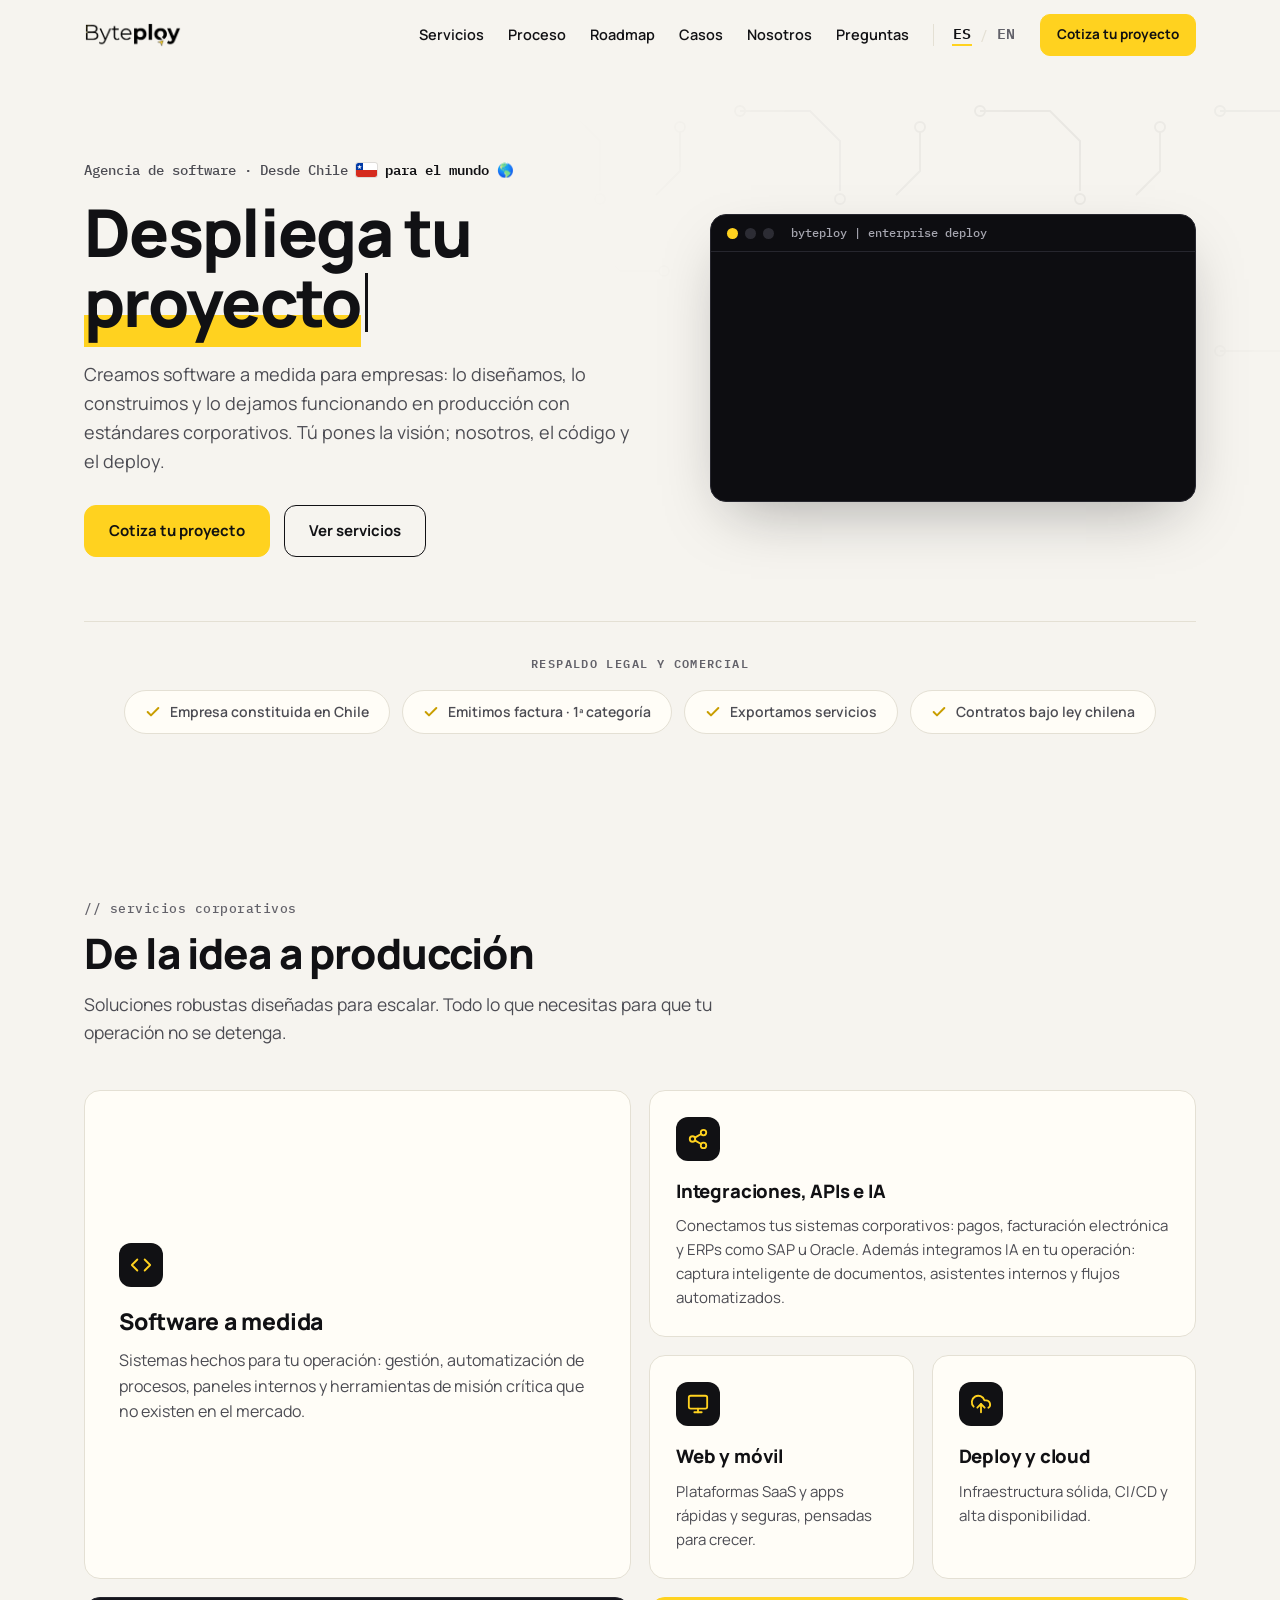
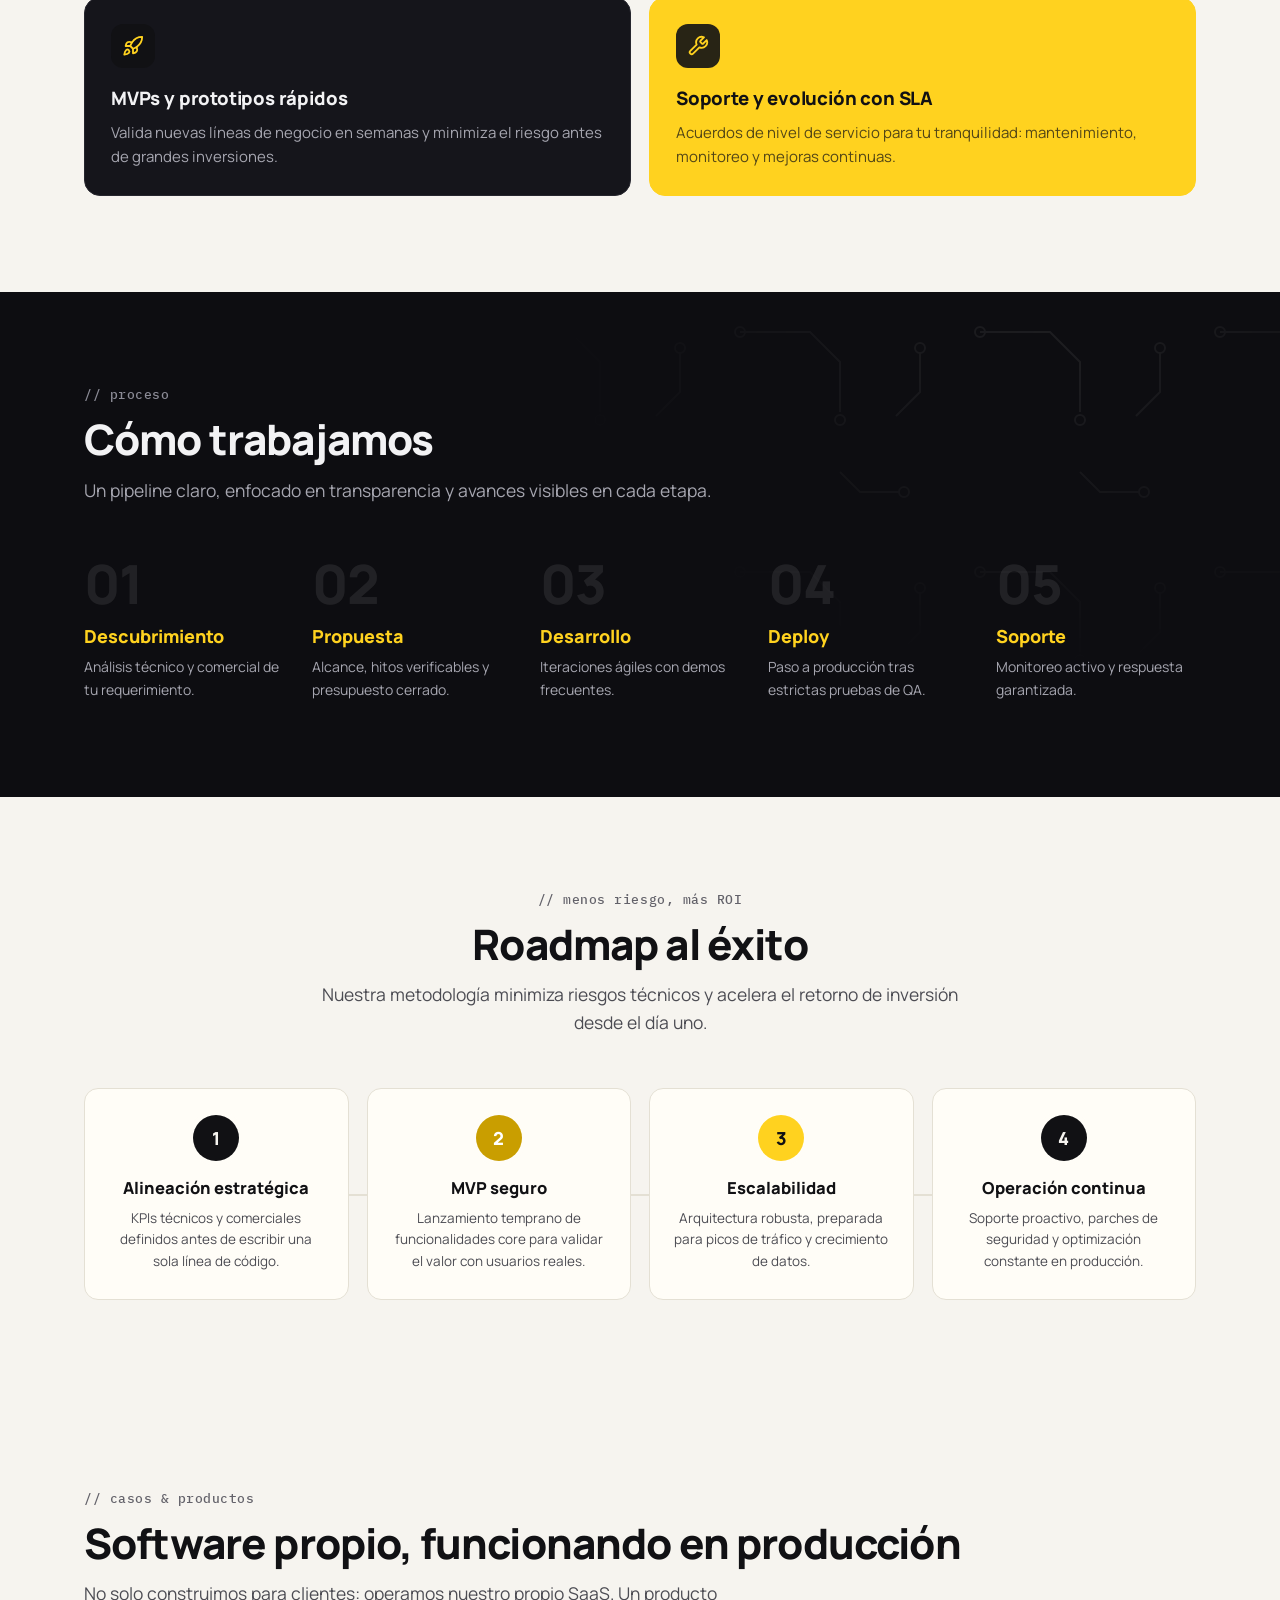
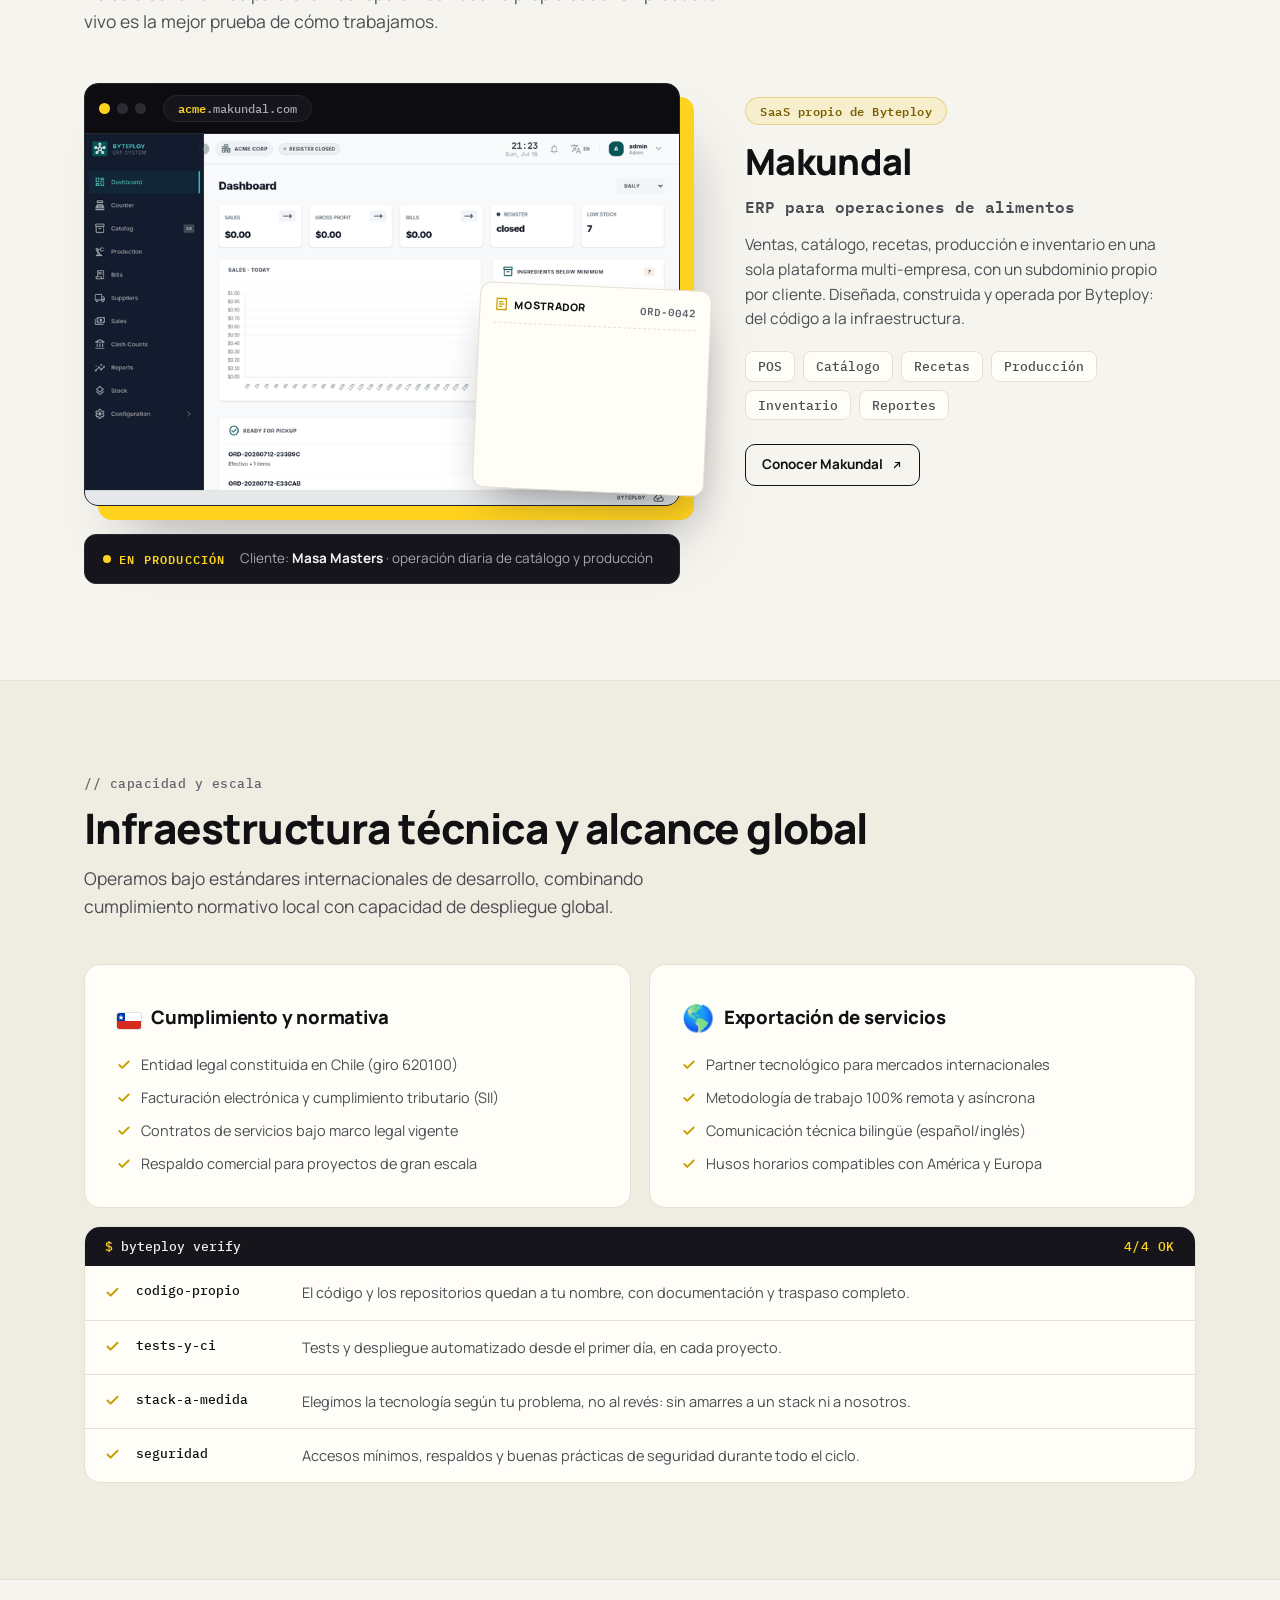
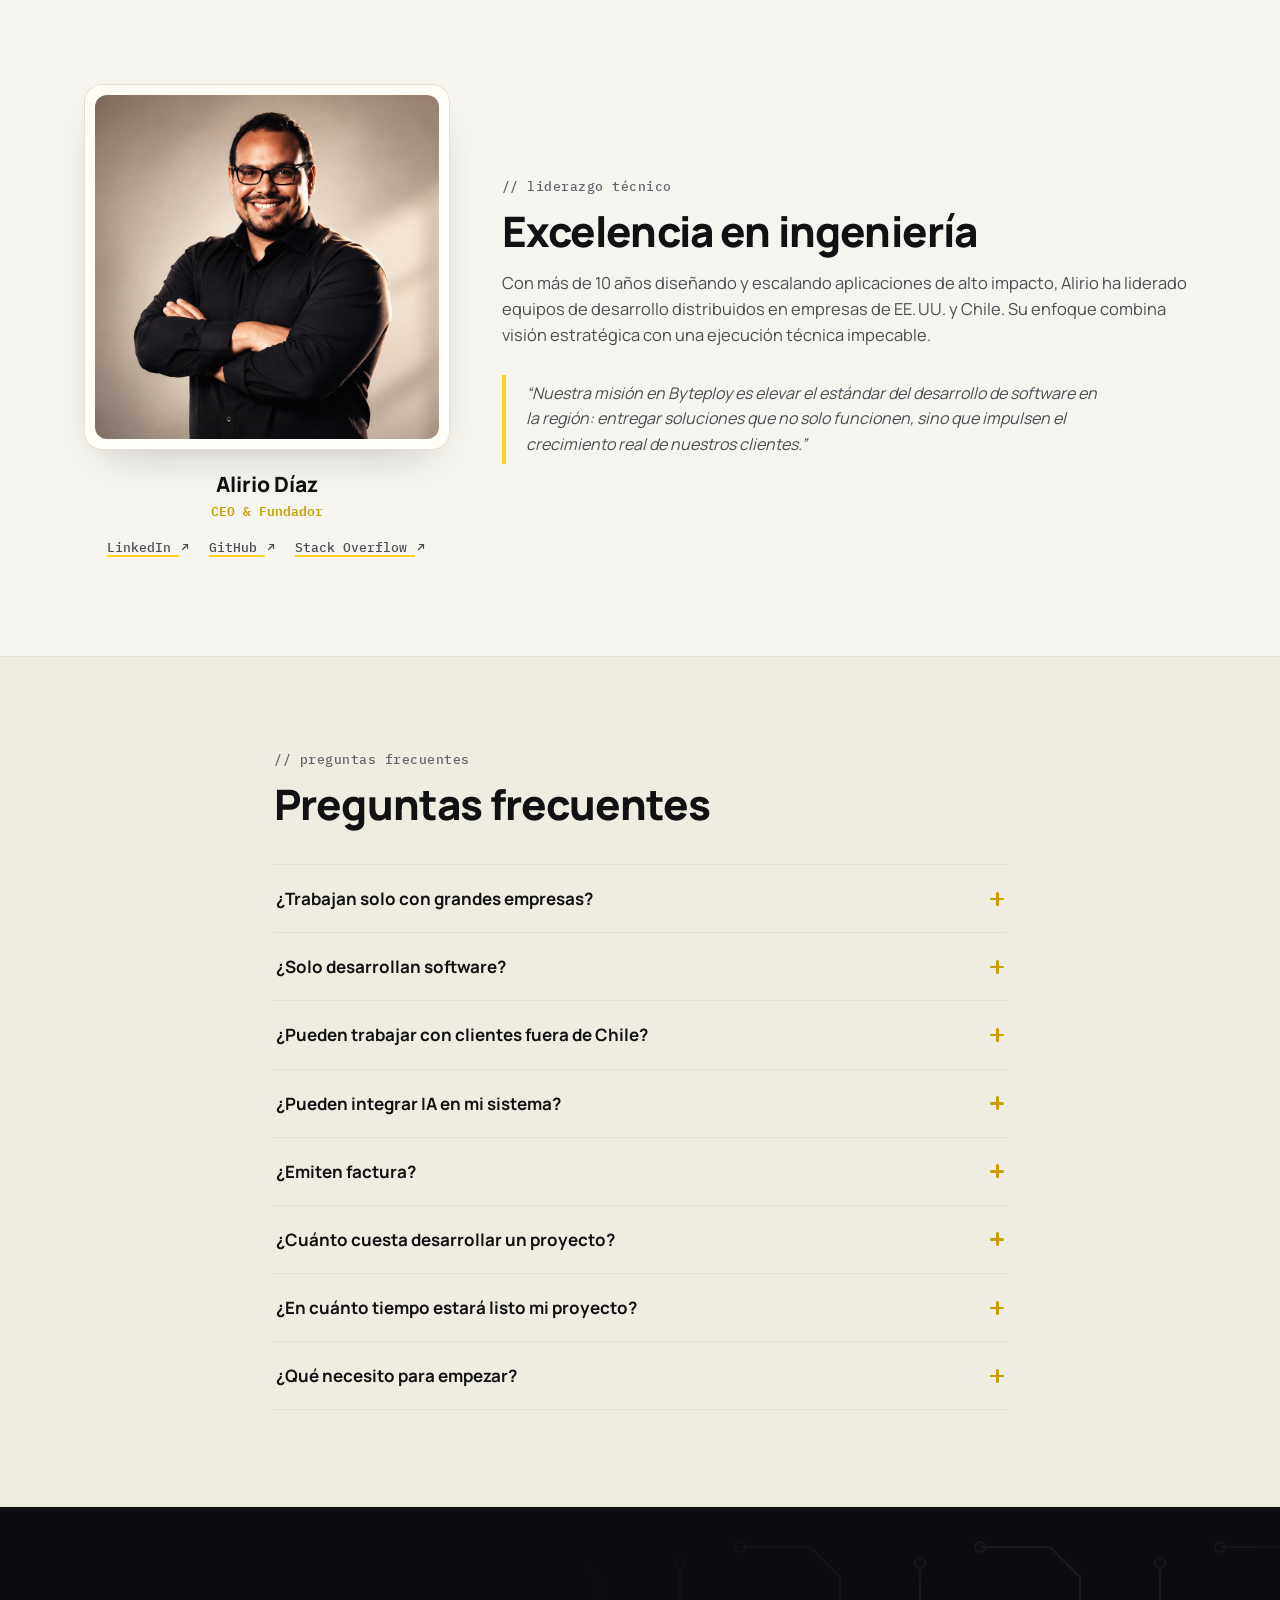
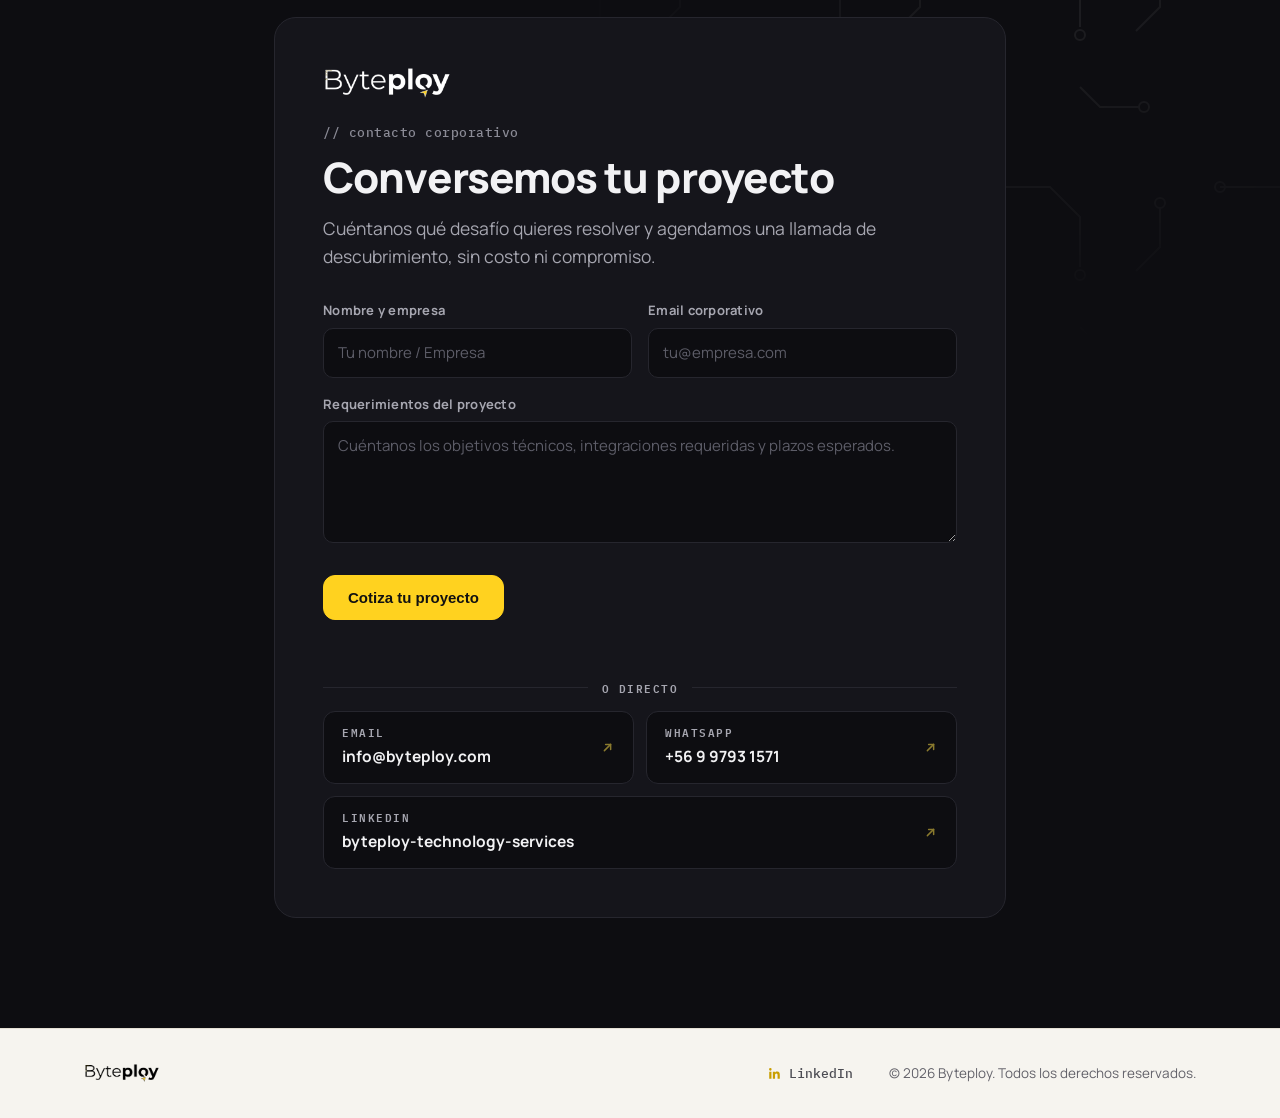
<file: index.html>
<!doctype html>
<html lang="es">
<head>
  <meta charset="utf-8">
  <meta name="viewport" content="width=device-width, initial-scale=1">
  <title>Byteploy | Software a medida para empresas · Despliega tu empresa</title>
  <meta name="description" content="Agencia chilena de desarrollo de software a medida para empresas. Aplicaciones web, MVPs, integraciones ERP y deploy en producción con estándares corporativos. Desde Chile para el mundo.">
  <meta name="author" content="Byteploy">
  <meta name="robots" content="index, follow, max-image-preview:large">
  <meta name="format-detection" content="telephone=no">
  <meta name="theme-color" content="#f6f4ef">

  <link rel="canonical" href="https://byteploy.com/">
  <link rel="alternate" hreflang="es" href="https://byteploy.com/">
  <link rel="alternate" hreflang="en" href="https://byteploy.com/en/">
  <link rel="alternate" hreflang="x-default" href="https://byteploy.com/">

  <meta property="og:type" content="website">
  <meta property="og:site_name" content="Byteploy">
  <meta property="og:locale" content="es_CL">
  <meta property="og:locale:alternate" content="en_US">
  <meta property="og:title" content="Byteploy | Despliega tu empresa">
  <meta property="og:description" content="Software a medida para empresas: diseño, desarrollo, deploy y soporte con estándares corporativos. Desde Chile para el mundo.">
  <meta property="og:url" content="https://byteploy.com/">
  <meta property="og:image" content="https://byteploy.com/assets/og.png">
  <meta property="og:image:width" content="1200">
  <meta property="og:image:height" content="630">
  <meta property="og:image:alt" content="Byteploy | software a medida para empresas, desde Chile para el mundo">
  <meta name="twitter:card" content="summary_large_image">
  <meta name="twitter:title" content="Byteploy | Despliega tu empresa">
  <meta name="twitter:description" content="Software a medida para empresas: diseño, desarrollo, deploy y soporte con estándares corporativos.">
  <meta name="twitter:image" content="https://byteploy.com/assets/og.png">

  <link rel="icon" href="assets/favicon.ico" sizes="any">
  <link rel="icon" type="image/png" sizes="32x32" href="assets/favicon-32.png">
  <link rel="icon" type="image/png" sizes="16x16" href="assets/favicon-16.png">
  <link rel="apple-touch-icon" href="assets/apple-touch-icon.png">
  <link rel="manifest" href="site.webmanifest">
  <link rel="preload" href="assets/fonts/manrope-variable.woff2" as="font" type="font/woff2" crossorigin>
  <link rel="preload" href="assets/fonts/plexmono-400.woff2" as="font" type="font/woff2" crossorigin>
  <link rel="stylesheet" href="assets/styles.css">

  <script type="application/ld+json">
  {
    "@context": "https://schema.org",
    "@graph": [
      {
        "@type": ["Organization", "ProfessionalService"],
        "@id": "https://byteploy.com/#org",
        "name": "Byteploy",
        "url": "https://byteploy.com/",
        "logo": { "@type": "ImageObject", "url": "https://byteploy.com/assets/icon-512.png" },
        "image": "https://byteploy.com/assets/og.png",
        "slogan": "Despliega tu empresa",
        "description": "Agencia chilena de desarrollo de software a medida para empresas. De la idea a producción: diseño, desarrollo, deploy y soporte con SLA.",
        "email": "info@byteploy.com",
        "sameAs": ["https://www.linkedin.com/company/byteploy-technology-services"],
        "founder": {
          "@type": "Person",
          "name": "Alirio Díaz",
          "jobTitle": "CEO & Founder",
          "sameAs": [
            "https://linkedin.com/in/alirio-diaz",
            "https://github.com/AlirioDS",
            "https://stackoverflow.com/users/6620037/alirio-diaz"
          ]
        },
        "address": { "@type": "PostalAddress", "addressCountry": "CL" },
        "areaServed": [ { "@type": "Country", "name": "Chile" }, "Worldwide" ],
        "knowsLanguage": ["es", "en"],
        "isicV4": "6201",
        "contactPoint": {
          "@type": "ContactPoint",
          "contactType": "sales",
          "email": "info@byteploy.com",
          "availableLanguage": ["Spanish", "English"]
        }
      },
      {
        "@type": "WebSite",
        "@id": "https://byteploy.com/#website",
        "url": "https://byteploy.com/",
        "name": "Byteploy",
        "inLanguage": "es",
        "publisher": { "@id": "https://byteploy.com/#org" }
      },
      {
        "@type": "WebPage",
        "@id": "https://byteploy.com/#webpage",
        "url": "https://byteploy.com/",
        "name": "Byteploy | Software a medida para empresas · Despliega tu empresa",
        "isPartOf": { "@id": "https://byteploy.com/#website" },
        "about": { "@id": "https://byteploy.com/#org" },
        "inLanguage": "es"
      },
      {
        "@type": "FAQPage",
        "@id": "https://byteploy.com/#faq",
        "mainEntity": [
          {
            "@type": "Question",
            "name": "¿Trabajan solo con grandes empresas?",
            "acceptedAnswer": { "@type": "Answer", "text": "No. Desarrollamos desde MVPs para validar nuevas líneas de negocio hasta sistemas corporativos de misión crítica. El proceso se adapta al tamaño del proyecto." }
          },
          {
            "@type": "Question",
            "name": "¿Solo desarrollan software?",
            "acceptedAnswer": { "@type": "Answer", "text": "El software es nuestro foco, pero resolvemos el problema tecnológico completo: infraestructura, automatización y operación." }
          },
          {
            "@type": "Question",
            "name": "¿Pueden trabajar con clientes fuera de Chile?",
            "acceptedAnswer": { "@type": "Answer", "text": "Sí. Trabajamos de forma remota con clientes de cualquier país y estamos habilitados para exportar servicios de desarrollo. Los contratos se firman bajo legislación chilena." }
          },
          {
            "@type": "Question",
            "name": "¿Pueden integrar IA en mi sistema?",
            "acceptedAnswer": { "@type": "Answer", "text": "Sí. Integramos modelos de lenguaje y automatización con IA en sistemas nuevos o existentes: captura inteligente de documentos, asistentes internos y flujos automatizados. Siempre con revisión de nuestro equipo y foco en resultados medibles." }
          },
          {
            "@type": "Question",
            "name": "¿Emiten factura?",
            "acceptedAnswer": { "@type": "Answer", "text": "Sí, por supuesto." }
          },
          {
            "@type": "Question",
            "name": "¿Cuánto cuesta desarrollar un proyecto?",
            "acceptedAnswer": { "@type": "Answer", "text": "Depende del alcance. Después de una primera conversación sin costo, te enviamos una propuesta clara con etapas, hitos verificables y presupuesto cerrado." }
          },
          {
            "@type": "Question",
            "name": "¿En cuánto tiempo estará listo mi proyecto?",
            "acceptedAnswer": { "@type": "Answer", "text": "Un MVP suele tomar semanas; un sistema completo, algunos meses. En la propuesta te entregamos un calendario realista con hitos verificables." }
          },
          {
            "@type": "Question",
            "name": "¿Qué necesito para empezar?",
            "acceptedAnswer": { "@type": "Answer", "text": "Solo tu idea o requerimiento. Escríbenos, lo conversamos y te proponemos el mejor camino: prototipo, MVP o desarrollo completo." }
          }
        ]
      }
    ]
  }
  </script>
</head>
<body>
<a class="skip-link" href="#contenido">Saltar al contenido</a>

<header class="site-header" id="top">
  <nav class="nav container" aria-label="Principal">
    <a class="brand" href="#top" aria-label="Byteploy | inicio">
      <img src="assets/wordmark.png" width="98" height="26" alt="Byteploy" fetchpriority="high">
    </a>
    <button class="nav-toggle" aria-expanded="false" aria-controls="nav-menu">
      <span class="sr-only">Abrir menú</span>
      <svg viewBox="0 0 24 24" width="24" height="24" aria-hidden="true" focusable="false" fill="none" stroke="currentColor" stroke-width="2" stroke-linecap="round"><line x1="4" y1="7" x2="20" y2="7"/><line x1="4" y1="12" x2="20" y2="12"/><line x1="4" y1="17" x2="20" y2="17"/></svg>
    </button>
    <ul id="nav-menu" class="nav-menu">
      <li><a href="#servicios">Servicios</a></li>
      <li><a href="#proceso">Proceso</a></li>
      <li><a href="#roadmap">Roadmap</a></li>
      <li><a href="#casos">Casos</a></li>
      <li><a href="#nosotros">Nosotros</a></li>
      <li><a href="#faq">Preguntas</a></li>
      <li class="lang-pair"><a class="lang-btn active" href="./" aria-current="true">ES</a><span aria-hidden="true">/</span><a class="lang-btn" href="en/" hreflang="en" lang="en">EN</a></li>
      <li><a class="btn btn-primary btn-small" href="#contacto">Cotiza tu proyecto</a></li>
    </ul>
  </nav>
</header>

<main id="contenido">

<section class="hero">
  <div class="circuit" aria-hidden="true"></div>
  <div class="container">
    <div class="hero-grid">
      <div class="hero-copy">
        <p class="eyebrow">Agencia de software · Desde Chile <svg class="flag-cl" viewBox="0 0 24 16" width="21" height="14" aria-hidden="true" focusable="false"><rect width="24" height="16" fill="#fff"/><rect y="8" width="24" height="8" fill="#d52b1e"/><rect width="8" height="8" fill="#0039a6"/><path d="M4 1.6l.66 2.03h2.14L5.07 4.89l.66 2.03L4 5.66 2.27 6.92l.66-2.03L1.2 3.63h2.14z" fill="#fff"/></svg> <b>para el mundo</b> 🌎</p>
        <h1 class="hero-title">
          <span class="sr-only">Byteploy: despliega tu empresa, tu proyecto, tu idea.</span>
          <span aria-hidden="true">Despliega tu <span class="typewrap"><span id="typeword" class="typeword" data-words='["empresa","proyecto","idea","MVP","plataforma","startup","negocio"]'>empresa</span><span class="caret"></span></span></span>
        </h1>
        <p class="hero-sub">Creamos software a medida para empresas: lo diseñamos, lo construimos y lo dejamos funcionando en producción con estándares corporativos. Tú pones la visión; nosotros, el código y el deploy.</p>
        <div class="hero-cta">
          <a class="btn btn-primary" href="#contacto">Cotiza tu proyecto</a>
          <a class="btn btn-ghost" href="#servicios">Ver servicios</a>
        </div>
      </div>
      <div class="hero-visual" aria-hidden="true">
        <div class="term">
          <div class="term-bar"><span class="dot dot-y"></span><span class="dot"></span><span class="dot"></span><span class="term-title">byteploy | enterprise deploy</span></div>
          <pre class="term-body"><code><span class="t-line"><span class="p">$</span> byteploy audit --target enterprise</span>
<span class="t-line"><span class="ck"></span>security audit ……… [PASS]</span>
<span class="t-line"><span class="ck"></span>compliance check … [PASS]</span>
<span class="t-line"><span class="p">$</span> byteploy deploy --prod --scale=auto</span>
<span class="t-line"><span class="ck"></span>scalable microservices deployed</span>
<span class="t-line"><span class="ok">→ system health: OPTIMAL</span></span>
<span class="t-line"><span class="ok">→ live →</span> <span class="t-url">https://tu-empresa.cl</span> <span class="term-cursor"></span></span></code></pre>
        </div>
      </div>
    </div>
    <div class="trust-chips">
      <p class="trust-label">Respaldo legal y comercial</p>
      <ul class="chips" aria-label="Respaldo legal y comercial">
        <li class="chip"><svg viewBox="0 0 24 24" aria-hidden="true" focusable="false"><path d="M20 6L9 17l-5-5"/></svg>Empresa constituida en Chile</li>
        <li class="chip"><svg viewBox="0 0 24 24" aria-hidden="true" focusable="false"><path d="M20 6L9 17l-5-5"/></svg>Emitimos factura · 1ª categoría</li>
        <li class="chip"><svg viewBox="0 0 24 24" aria-hidden="true" focusable="false"><path d="M20 6L9 17l-5-5"/></svg>Exportamos servicios</li>
        <li class="chip"><svg viewBox="0 0 24 24" aria-hidden="true" focusable="false"><path d="M20 6L9 17l-5-5"/></svg>Contratos bajo ley chilena</li>
      </ul>
    </div>
  </div>
</section>

<section id="servicios" class="section">
  <div class="container">
    <p class="kicker">// servicios corporativos</p>
    <h2 data-reveal>De la idea a producción</h2>
    <p class="section-sub" data-reveal>Soluciones robustas diseñadas para escalar. Todo lo que necesitas para que tu operación no se detenga.</p>
    <div class="bento">
      <article class="card b-a" data-reveal>
        <div>
          <span class="icon-chip"><svg viewBox="0 0 24 24" aria-hidden="true" focusable="false"><polyline points="16 18 22 12 16 6"/><polyline points="8 6 2 12 8 18"/></svg></span>
          <h3>Software a medida</h3>
          <p>Sistemas hechos para tu operación: gestión, automatización de procesos, paneles internos y herramientas de misión crítica que no existen en el mercado.</p>
        </div>
      </article>
      <article class="card b-b" data-reveal>
        <span class="icon-chip"><svg viewBox="0 0 24 24" aria-hidden="true" focusable="false"><circle cx="18" cy="5" r="3"/><circle cx="6" cy="12" r="3"/><circle cx="18" cy="19" r="3"/><line x1="8.59" y1="13.51" x2="15.42" y2="17.49"/><line x1="15.41" y1="6.51" x2="8.59" y2="10.49"/></svg></span>
        <h3>Integraciones, APIs e IA</h3>
        <p>Conectamos tus sistemas corporativos: pagos, facturación electrónica y ERPs como SAP u Oracle. Además integramos IA en tu operación: captura inteligente de documentos, asistentes internos y flujos automatizados.</p>
      </article>
      <article class="card b-c" data-reveal>
        <span class="icon-chip"><svg viewBox="0 0 24 24" aria-hidden="true" focusable="false"><rect x="2" y="3" width="20" height="14" rx="2"/><line x1="8" y1="21" x2="16" y2="21"/><line x1="12" y1="17" x2="12" y2="21"/></svg></span>
        <h3>Web y móvil</h3>
        <p>Plataformas SaaS y apps rápidas y seguras, pensadas para crecer.</p>
      </article>
      <article class="card b-d" data-reveal>
        <span class="icon-chip"><svg viewBox="0 0 24 24" aria-hidden="true" focusable="false"><path d="M4 14.9A7 7 0 1 1 15.7 8h1.8a4.5 4.5 0 0 1 2.5 8.2"/><path d="M12 12v9"/><path d="m16 16-4-4-4 4"/></svg></span>
        <h3>Deploy y cloud</h3>
        <p>Infraestructura sólida, CI/CD y alta disponibilidad.</p>
      </article>
      <article class="card card-dark b-e" data-reveal>
        <div>
          <span class="icon-chip"><svg viewBox="0 0 24 24" aria-hidden="true" focusable="false"><path d="M4.5 16.5c-1.5 1.26-2 5-2 5s3.74-.5 5-2c.71-.84.7-2.13-.09-2.91a2.18 2.18 0 0 0-2.91-.09z"/><path d="m12 15-3-3a22 22 0 0 1 2-3.95A12.88 12.88 0 0 1 22 2c0 2.72-.78 7.5-6 11a22.35 22.35 0 0 1-4 2z"/><path d="M9 12H4s.55-3.03 2-4c1.62-1.08 5 0 5 0"/><path d="M12 15v5s3.03-.55 4-2c1.08-1.62 0-5 0-5"/></svg></span>
          <h3>MVPs y prototipos rápidos</h3>
          <p>Valida nuevas líneas de negocio en semanas y minimiza el riesgo antes de grandes inversiones.</p>
        </div>
      </article>
      <article class="card card-yellow b-f" data-reveal>
        <div>
          <span class="icon-chip icon-chip-inv"><svg viewBox="0 0 24 24" aria-hidden="true" focusable="false"><path d="M14.7 6.3a1 1 0 0 0 0 1.4l1.6 1.6a1 1 0 0 0 1.4 0l3.77-3.77a6 6 0 0 1-7.94 7.94l-6.91 6.91a2.12 2.12 0 0 1-3-3l6.91-6.91a6 6 0 0 1 7.94-7.94l-3.76 3.76z"/></svg></span>
          <h3>Soporte y evolución con SLA</h3>
          <p>Acuerdos de nivel de servicio para tu tranquilidad: mantenimiento, monitoreo y mejoras continuas.</p>
        </div>
      </article>
    </div>
  </div>
</section>

<section id="proceso" class="section section-dark">
  <div class="circuit" aria-hidden="true"></div>
  <div class="container">
    <p class="kicker">// proceso</p>
    <h2 data-reveal>Cómo trabajamos</h2>
    <p class="section-sub" data-reveal>Un pipeline claro, enfocado en transparencia y avances visibles en cada etapa.</p>
    <ol class="steps">
      <li class="step" data-reveal><div class="ghost">01</div><h3>Descubrimiento</h3><p>Análisis técnico y comercial de tu requerimiento.</p></li>
      <li class="step" data-reveal><div class="ghost">02</div><h3>Propuesta</h3><p>Alcance, hitos verificables y presupuesto cerrado.</p></li>
      <li class="step" data-reveal><div class="ghost">03</div><h3>Desarrollo</h3><p>Iteraciones ágiles con demos frecuentes.</p></li>
      <li class="step" data-reveal><div class="ghost">04</div><h3>Deploy</h3><p>Paso a producción tras estrictas pruebas de QA.</p></li>
      <li class="step" data-reveal><div class="ghost">05</div><h3>Soporte</h3><p>Monitoreo activo y respuesta garantizada.</p></li>
    </ol>
  </div>
</section>

<section id="roadmap" class="section">
  <div class="container center">
    <p class="kicker">// menos riesgo, más ROI</p>
    <h2 data-reveal>Roadmap al éxito</h2>
    <p class="section-sub" data-reveal>Nuestra metodología minimiza riesgos técnicos y acelera el retorno de inversión desde el día uno.</p>
    <div class="road">
      <div class="road-line" aria-hidden="true"></div>
      <div class="road-grid">
        <div class="road-card" data-reveal><div class="road-num rn-ink">1</div><h3>Alineación estratégica</h3><p>KPIs técnicos y comerciales definidos antes de escribir una sola línea de código.</p></div>
        <div class="road-card" data-reveal><div class="road-num rn-gold">2</div><h3>MVP seguro</h3><p>Lanzamiento temprano de funcionalidades core para validar el valor con usuarios reales.</p></div>
        <div class="road-card" data-reveal><div class="road-num rn-yellow">3</div><h3>Escalabilidad</h3><p>Arquitectura robusta, preparada para picos de tráfico y crecimiento de datos.</p></div>
        <div class="road-card" data-reveal><div class="road-num rn-ink">4</div><h3>Operación continua</h3><p>Soporte proactivo, parches de seguridad y optimización constante en producción.</p></div>
      </div>
    </div>
  </div>
</section>

<section id="casos" class="section">
  <div class="container">
    <p class="kicker">// casos &amp; productos</p>
    <h2 data-reveal>Software propio, funcionando en producción</h2>
    <p class="section-sub" data-reveal>No solo construimos para clientes: operamos nuestro propio SaaS. Un producto vivo es la mejor prueba de cómo trabajamos.</p>
    <div class="case-show">
      <div class="case-window" data-reveal>
        <div class="case-frame">
          <div class="case-frame-bar">
            <span class="dot dot-y"></span><span class="dot"></span><span class="dot"></span>
            <span class="case-url"><b>acme</b>.makundal.com</span>
          </div>
          <img src="assets/makundal-demo.gif" width="800" height="500" alt="Recorrido por Makundal: dashboard de ventas, punto de venta, catálogo, producción y reportes" loading="lazy">
        </div>
        <div class="ticket" aria-hidden="true">
          <div class="ticket-head">
            <span class="ticket-label"><svg viewBox="0 0 24 24" fill="none" stroke="currentColor" stroke-width="2" stroke-linecap="round" stroke-linejoin="round"><path d="M4 2v20l2-1 2 1 2-1 2 1 2-1 2 1 2-1 2 1V2l-2 1-2-1-2 1-2-1-2 1-2-1-2 1Z"/><path d="M14 8H8"/><path d="M16 12H8"/><path d="M13 16H8"/></svg>Mostrador</span>
            <span class="ticket-code">ORD-0042</span>
          </div>
          <div class="t-row"><span class="qty">2×</span><span class="name">Pan amasado</span><span class="dots"></span><span class="price">$1.600</span></div>
          <div class="t-row"><span class="qty">1×</span><span class="name">Café cortado</span><span class="dots"></span><span class="price">$2.200</span></div>
          <div class="t-row"><span class="qty">2×</span><span class="name">Empanada de pino</span><span class="dots"></span><span class="price">$5.000</span></div>
          <div class="ticket-total"><span class="word">Total</span><span class="amount">$8.800</span></div>
          <span class="pay-chip"><svg viewBox="0 0 24 24" fill="none" stroke="currentColor" stroke-width="2" stroke-linecap="round" stroke-linejoin="round"><rect x="2" y="6" width="20" height="12" rx="2"/><circle cx="12" cy="12" r="2"/><path d="M6 12h.01M18 12h.01"/></svg>Efectivo</span>
        </div>
        <div class="case-status">
          <span class="case-status-live"><span class="case-status-dot" aria-hidden="true"></span>EN PRODUCCIÓN</span>
          <p>Cliente: <b>Masa Masters</b> · operación diaria de catálogo y producción</p>
        </div>
      </div>
      <div class="case-id" data-reveal>
        <p class="case-badge">SaaS propio de Byteploy</p>
        <h3>Makundal</h3>
        <p class="case-role">ERP para operaciones de alimentos</p>
        <p>Ventas, catálogo, recetas, producción e inventario en una sola plataforma multi-empresa, con un subdominio propio por cliente. Diseñada, construida y operada por Byteploy: del código a la infraestructura.</p>
        <ul class="case-modules" aria-label="Módulos de Makundal">
          <li>POS</li><li>Catálogo</li><li>Recetas</li><li>Producción</li><li>Inventario</li><li>Reportes</li>
        </ul>
        <a class="btn btn-ghost btn-small" href="https://makundal.com" target="_blank" rel="noopener">Conocer Makundal <svg class="ext" viewBox="0 0 24 24" width="12" height="12" fill="none" stroke="currentColor" stroke-width="2.4" stroke-linecap="round" stroke-linejoin="round" aria-hidden="true" focusable="false"><path d="M7 17 17 7"/><path d="M9 7h8v8"/></svg></a>
      </div>
    </div>
  </div>
</section>

<section id="nosotros" class="section section-alt">
  <div class="container">
    <p class="kicker">// capacidad y escala</p>
    <h2 data-reveal>Infraestructura técnica y alcance global</h2>
    <p class="section-sub" data-reveal>Operamos bajo estándares internacionales de desarrollo, combinando cumplimiento normativo local con capacidad de despliegue global.</p>
    <div class="grid cards-2">
      <article class="card card-lg" data-reveal>
        <h3 class="flag"><span class="emoji"><svg class="flag-cl" viewBox="0 0 24 16" width="24" height="16" aria-hidden="true" focusable="false"><rect width="24" height="16" fill="#fff"/><rect y="8" width="24" height="8" fill="#d52b1e"/><rect width="8" height="8" fill="#0039a6"/><path d="M4 1.6l.66 2.03h2.14L5.07 4.89l.66 2.03L4 5.66 2.27 6.92l.66-2.03L1.2 3.63h2.14z" fill="#fff"/></svg></span> Cumplimiento y normativa</h3>
        <ul class="mini-list">
          <li>Entidad legal constituida en Chile (giro 620100)</li>
          <li>Facturación electrónica y cumplimiento tributario (SII)</li>
          <li>Contratos de servicios bajo marco legal vigente</li>
          <li>Respaldo comercial para proyectos de gran escala</li>
        </ul>
      </article>
      <article class="card card-lg" data-reveal>
        <h3 class="flag"><span class="emoji">🌎</span> Exportación de servicios</h3>
        <ul class="mini-list">
          <li>Partner tecnológico para mercados internacionales</li>
          <li>Metodología de trabajo 100% remota y asíncrona</li>
          <li>Comunicación técnica bilingüe (español/inglés)</li>
          <li>Husos horarios compatibles con América y Europa</li>
        </ul>
      </article>
    </div>
    <div class="verify-panel" data-reveal>
      <h3 class="sr-only">Garantías de ingeniería</h3>
      <div class="verify-bar">
        <span class="verify-cmd">byteploy verify</span>
        <span class="verify-count">4/4 OK</span>
      </div>
      <ul class="verify-list">
        <li class="verify-row">
          <span class="verify-check" aria-hidden="true"></span>
          <span class="verify-slug">codigo-propio</span>
          <p>El código y los repositorios quedan a tu nombre, con documentación y traspaso completo.</p>
        </li>
        <li class="verify-row">
          <span class="verify-check" aria-hidden="true"></span>
          <span class="verify-slug">tests-y-ci</span>
          <p>Tests y despliegue automatizado desde el primer día, en cada proyecto.</p>
        </li>
        <li class="verify-row">
          <span class="verify-check" aria-hidden="true"></span>
          <span class="verify-slug">stack-a-medida</span>
          <p>Elegimos la tecnología según tu problema, no al revés: sin amarres a un stack ni a nosotros.</p>
        </li>
        <li class="verify-row">
          <span class="verify-check" aria-hidden="true"></span>
          <span class="verify-slug">seguridad</span>
          <p>Accesos mínimos, respaldos y buenas prácticas de seguridad durante todo el ciclo.</p>
        </li>
      </ul>
    </div>
  </div>
</section>

<section id="liderazgo" class="section">
  <div class="container lead-grid">
    <div class="lead-side" data-reveal>
      <div class="lead-photo">
        <div class="ratio"><img src="assets/founder.jpg" width="460" height="460" alt="Alirio Díaz, CEO y fundador de Byteploy" loading="lazy"></div>
      </div>
      <div class="lead-name">
        <h3>Alirio Díaz</h3>
        <p class="lead-role">CEO &amp; Fundador</p>
        <ul class="founder-links">
          <li><a href="https://linkedin.com/in/alirio-diaz" target="_blank" rel="noopener">LinkedIn <svg class="ext" viewBox="0 0 24 24" width="12" height="12" fill="none" stroke="currentColor" stroke-width="2.4" stroke-linecap="round" stroke-linejoin="round" aria-hidden="true" focusable="false"><path d="M7 17 17 7"/><path d="M9 7h8v8"/></svg></a></li>
          <li><a href="https://github.com/AlirioDS" target="_blank" rel="noopener">GitHub <svg class="ext" viewBox="0 0 24 24" width="12" height="12" fill="none" stroke="currentColor" stroke-width="2.4" stroke-linecap="round" stroke-linejoin="round" aria-hidden="true" focusable="false"><path d="M7 17 17 7"/><path d="M9 7h8v8"/></svg></a></li>
          <li><a href="https://stackoverflow.com/users/6620037/alirio-diaz" target="_blank" rel="noopener">Stack Overflow <svg class="ext" viewBox="0 0 24 24" width="12" height="12" fill="none" stroke="currentColor" stroke-width="2.4" stroke-linecap="round" stroke-linejoin="round" aria-hidden="true" focusable="false"><path d="M7 17 17 7"/><path d="M9 7h8v8"/></svg></a></li>
        </ul>
      </div>
    </div>
    <div class="lead-copy">
      <p class="kicker">// liderazgo técnico</p>
      <h2 data-reveal>Excelencia en ingeniería</h2>
      <p class="lead-bio" data-reveal>Con más de 10 años diseñando y escalando aplicaciones de alto impacto, Alirio ha liderado equipos de desarrollo distribuidos en empresas de EE.&#8239;UU. y Chile. Su enfoque combina visión estratégica con una ejecución técnica impecable.</p>
      <blockquote class="quote" data-reveal>“Nuestra misión en Byteploy es elevar el estándar del desarrollo de software en la región: entregar soluciones que no solo funcionen, sino que impulsen el crecimiento real de nuestros clientes.”</blockquote>
    </div>
  </div>
</section>

<section id="faq" class="section section-alt">
  <div class="container container-narrow">
    <p class="kicker">// preguntas frecuentes</p>
    <h2 data-reveal>Preguntas frecuentes</h2>
    <div class="faq-list">
      <details class="faq" data-reveal><summary>¿Trabajan solo con grandes empresas?<span class="faq-icon" aria-hidden="true"></span></summary><p>No. Desarrollamos desde MVPs para validar nuevas líneas de negocio hasta sistemas corporativos de misión crítica. El proceso se adapta al tamaño del proyecto.</p></details>
      <details class="faq" data-reveal><summary>¿Solo desarrollan software?<span class="faq-icon" aria-hidden="true"></span></summary><p>El software es nuestro foco, pero resolvemos el problema tecnológico completo: infraestructura, automatización y operación.</p></details>
      <details class="faq" data-reveal><summary>¿Pueden trabajar con clientes fuera de Chile?<span class="faq-icon" aria-hidden="true"></span></summary><p>Sí. Trabajamos de forma remota con clientes de cualquier país y estamos habilitados para exportar servicios de desarrollo. Los contratos se firman bajo legislación chilena.</p></details>
      <details class="faq" data-reveal><summary>¿Pueden integrar IA en mi sistema?<span class="faq-icon" aria-hidden="true"></span></summary><p>Sí. Integramos modelos de lenguaje y automatización con IA en sistemas nuevos o existentes: captura inteligente de documentos, asistentes internos y flujos automatizados. Siempre con revisión de nuestro equipo y foco en resultados medibles.</p></details>
      <details class="faq" data-reveal><summary>¿Emiten factura?<span class="faq-icon" aria-hidden="true"></span></summary><p>Sí, por supuesto.</p></details>
      <details class="faq" data-reveal><summary>¿Cuánto cuesta desarrollar un proyecto?<span class="faq-icon" aria-hidden="true"></span></summary><p>Depende del alcance. Después de una primera conversación sin costo, te enviamos una propuesta clara con etapas, hitos verificables y presupuesto cerrado.</p></details>
      <details class="faq" data-reveal><summary>¿En cuánto tiempo estará listo mi proyecto?<span class="faq-icon" aria-hidden="true"></span></summary><p>Un MVP suele tomar semanas; un sistema completo, algunos meses. En la propuesta te entregamos un calendario realista con hitos verificables.</p></details>
      <details class="faq" data-reveal><summary>¿Qué necesito para empezar?<span class="faq-icon" aria-hidden="true"></span></summary><p>Solo tu idea o requerimiento. Escríbenos, lo conversamos y te proponemos el mejor camino: prototipo, MVP o desarrollo completo.</p></details>
    </div>
  </div>
</section>

<section id="contacto" class="section section-dark section-contact">
  <div class="circuit" aria-hidden="true"></div>
  <div class="container container-narrow">
    <div class="contact-card" data-reveal>
      <img class="contact-word" src="assets/wordmark-light.png" width="129" height="34" alt="Byteploy" loading="lazy">
      <p class="kicker">// contacto corporativo</p>
      <h2>Conversemos tu proyecto</h2>
      <p class="section-sub">Cuéntanos qué desafío quieres resolver y agendamos una llamada de descubrimiento, sin costo ni compromiso.</p>
      <form class="contact-form" id="contact-form" action="/api/contact" method="POST"
            novalidate
            data-ok="¡Gracias! Recibimos tu solicitud y te responderemos muy pronto."
            data-err="No pudimos enviar el mensaje. Inténtalo de nuevo o escríbenos a info@byteploy.com."
            data-config="Formulario en configuración. Mientras tanto, escríbenos a info@byteploy.com."
            data-captcha="Completa la verificación anti-bots antes de enviar."
            data-sending="Enviando…">
        <input type="checkbox" name="botcheck" class="hp" tabindex="-1" autocomplete="off" aria-hidden="true">
        <div class="form-row">
          <div class="field"><label for="cf-nombre">Nombre y empresa</label><input id="cf-nombre" name="name" type="text" autocomplete="name" required placeholder="Tu nombre / Empresa"></div>
          <div class="field"><label for="cf-email">Email corporativo</label><input id="cf-email" name="email" type="email" autocomplete="email" required placeholder="tu@empresa.com"></div>
        </div>
        <div class="field"><label for="cf-mensaje">Requerimientos del proyecto</label><textarea id="cf-mensaje" name="message" rows="4" required placeholder="Cuéntanos los objetivos técnicos, integraciones requeridas y plazos esperados."></textarea></div>
        <!-- Reemplaza el valor por la Site Key del widget Turnstile (Cloudflare > Turnstile) -->
        <div class="cf-turnstile" data-sitekey="0x4AAAAAAD8RqzFQadE3aFgY" data-theme="dark" data-language="es"></div>
        <button class="btn btn-primary form-submit" type="submit">Cotiza tu proyecto</button>
        <p class="form-status" role="status" aria-live="polite"></p>
      </form>
      <p class="contact-or" aria-hidden="true">o directo</p>
      <div class="contact-channels">
        <a class="channel" href="mailto:info@byteploy.com" aria-label="Escribir un correo a info@byteploy.com">
          <span class="channel-label">email</span>
          <span class="channel-value">info@byteploy.com</span>
          <span class="channel-arrow" aria-hidden="true"><svg viewBox="0 0 24 24" width="15" height="15" aria-hidden="true" focusable="false" fill="none" stroke="currentColor" stroke-width="2.4" stroke-linecap="round" stroke-linejoin="round"><path d="M7 17 17 7"/><path d="M9 7h8v8"/></svg></span>
        </a>
        <a class="channel" href="https://wa.me/56997931571?text=Hola%20Byteploy%2C%20quiero%20cotizar%20un%20proyecto" target="_blank" rel="noopener" aria-label="Abrir WhatsApp al +56 9 9793 1571">
          <span class="channel-label">whatsapp</span>
          <span class="channel-value">+56 9 9793 1571</span>
          <span class="channel-arrow" aria-hidden="true"><svg viewBox="0 0 24 24" width="15" height="15" aria-hidden="true" focusable="false" fill="none" stroke="currentColor" stroke-width="2.4" stroke-linecap="round" stroke-linejoin="round"><path d="M7 17 17 7"/><path d="M9 7h8v8"/></svg></span>
        </a>
        <a class="channel channel-wide" href="https://www.linkedin.com/company/byteploy-technology-services" target="_blank" rel="noopener" aria-label="Perfil de Byteploy en LinkedIn">
          <span class="channel-label">linkedin</span>
          <span class="channel-value">byteploy-technology-services</span>
          <span class="channel-arrow" aria-hidden="true"><svg viewBox="0 0 24 24" width="15" height="15" aria-hidden="true" focusable="false" fill="none" stroke="currentColor" stroke-width="2.4" stroke-linecap="round" stroke-linejoin="round"><path d="M7 17 17 7"/><path d="M9 7h8v8"/></svg></span>
        </a>
      </div>
    </div>
  </div>
</section>

</main>

<footer class="site-footer">
  <div class="container footer-grid">
    <a class="footer-brand" href="#top" aria-label="Byteploy | inicio"><img src="assets/wordmark.png" width="76" height="20" alt="Byteploy"></a>
    <a class="footer-social" href="https://www.linkedin.com/company/byteploy-technology-services" target="_blank" rel="noopener" aria-label="Byteploy en LinkedIn"><svg viewBox="0 0 24 24" width="15" height="15" fill="currentColor" aria-hidden="true" focusable="false"><path d="M20.45 20.45h-3.55v-5.57c0-1.33-.03-3.04-1.85-3.04-1.86 0-2.14 1.45-2.14 2.94v5.67H9.36V9h3.41v1.56h.05c.48-.9 1.64-1.85 3.37-1.85 3.6 0 4.27 2.37 4.27 5.46v6.28zM5.34 7.43a2.06 2.06 0 1 1 0-4.12 2.06 2.06 0 0 1 0 4.12zM7.12 20.45H3.56V9h3.56v11.45z"/></svg><span>LinkedIn</span></a>
    <div class="footer-legal"><p>© <span id="year">2026</span> Byteploy. Todos los derechos reservados.</p></div>
  </div>
</footer>

<script src="assets/script.js" defer></script>
</body>
</html>
</file>
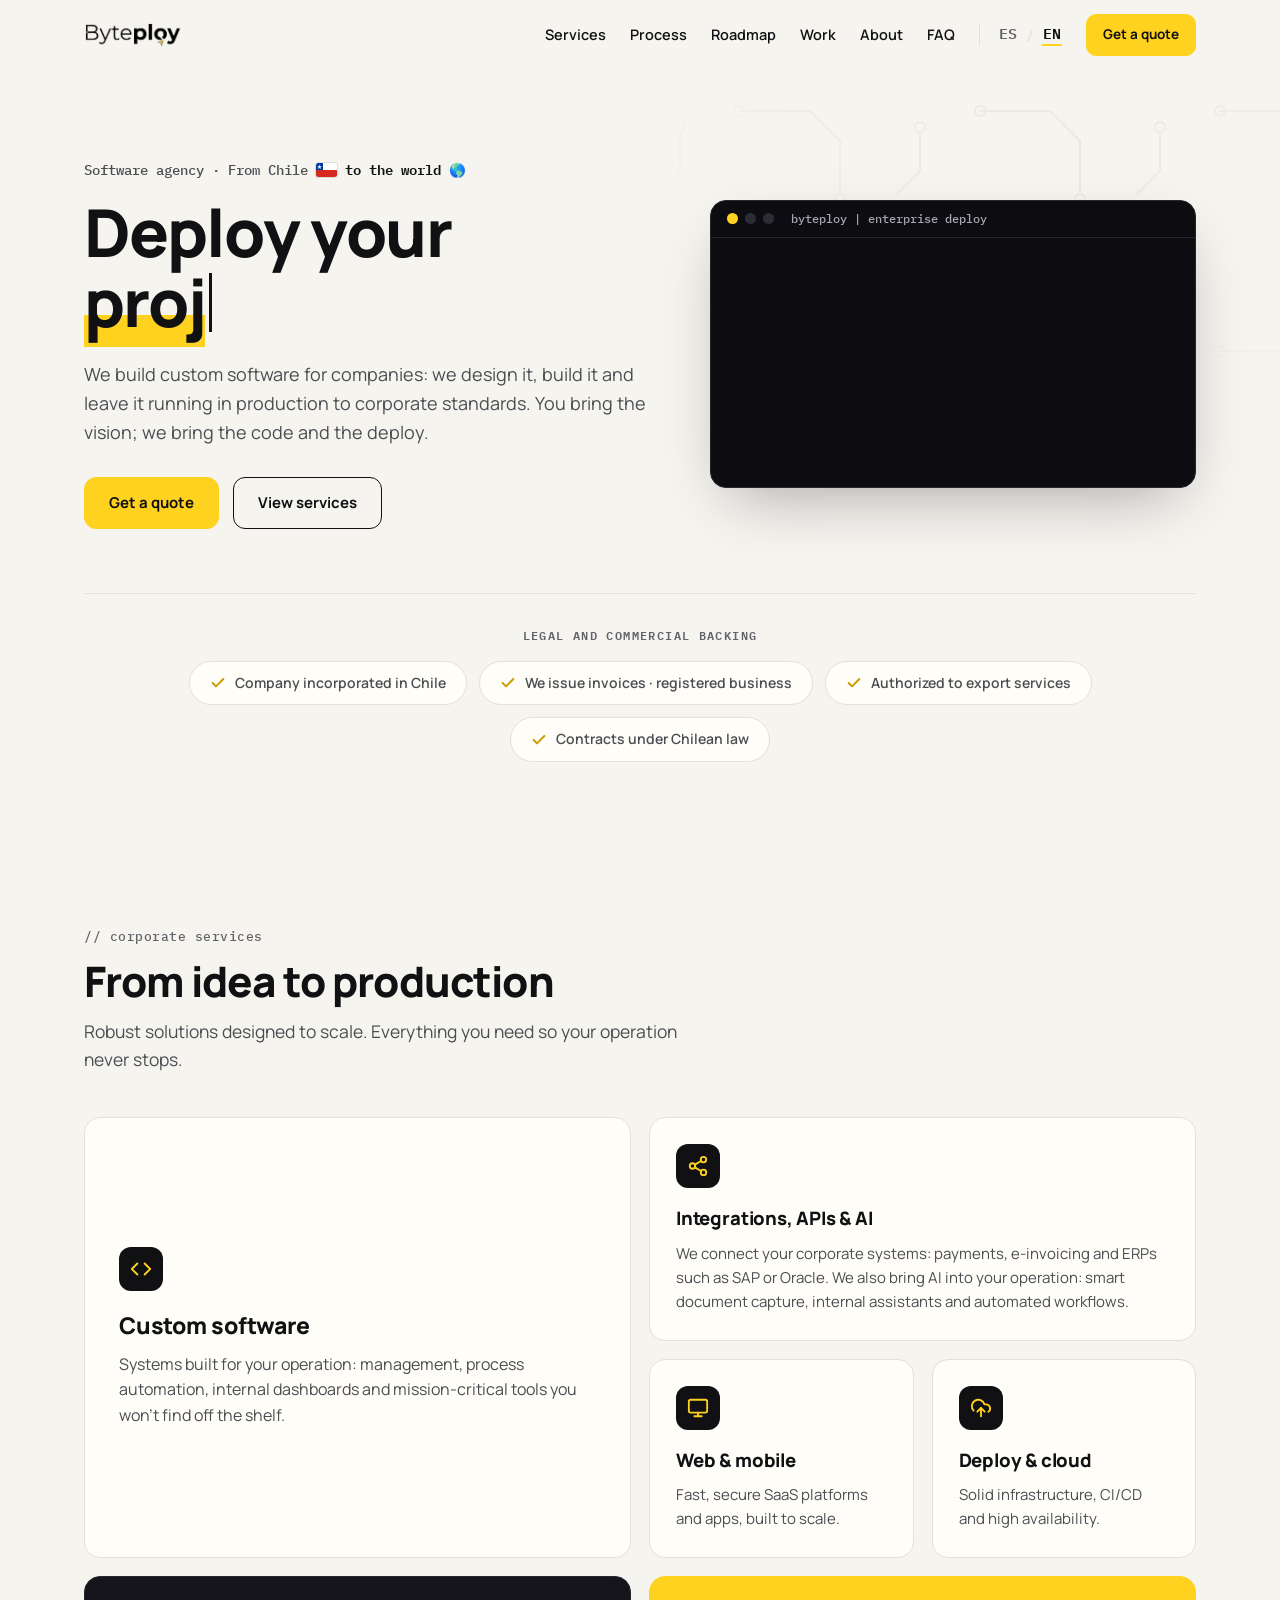
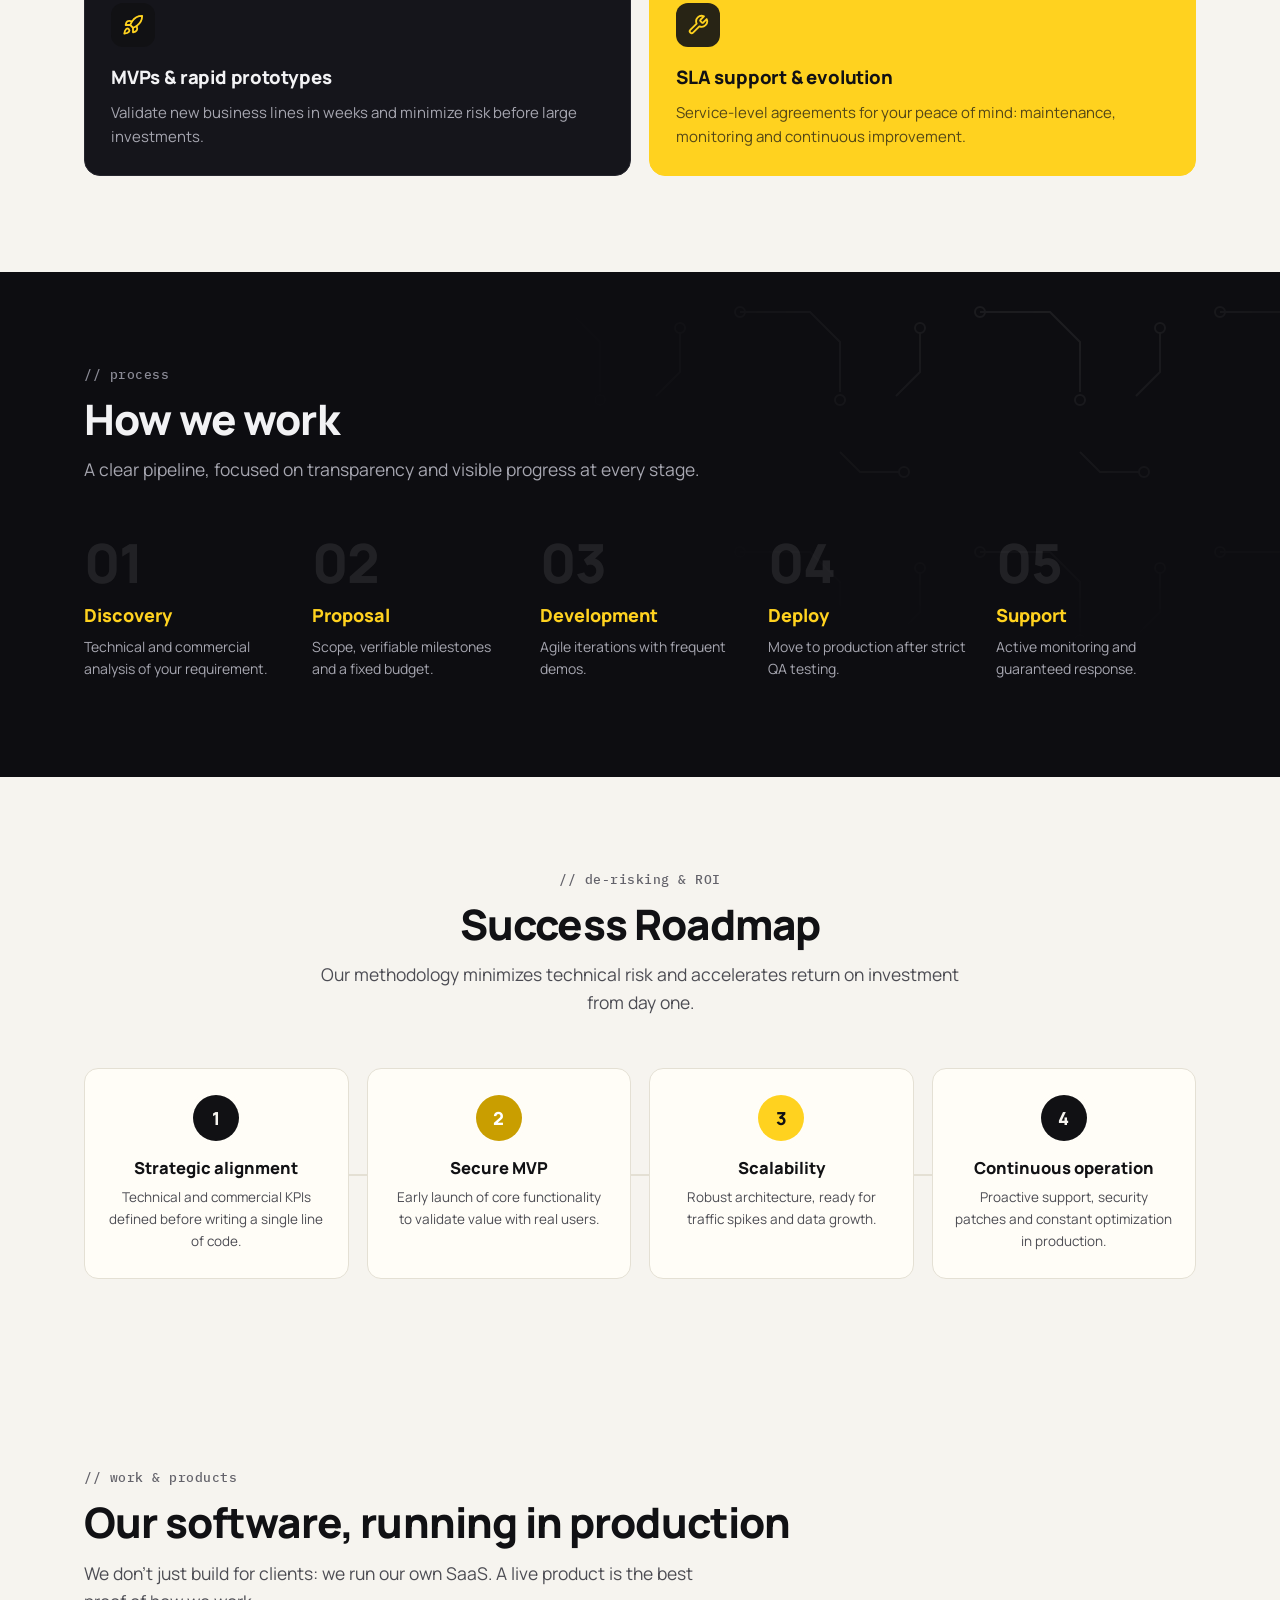
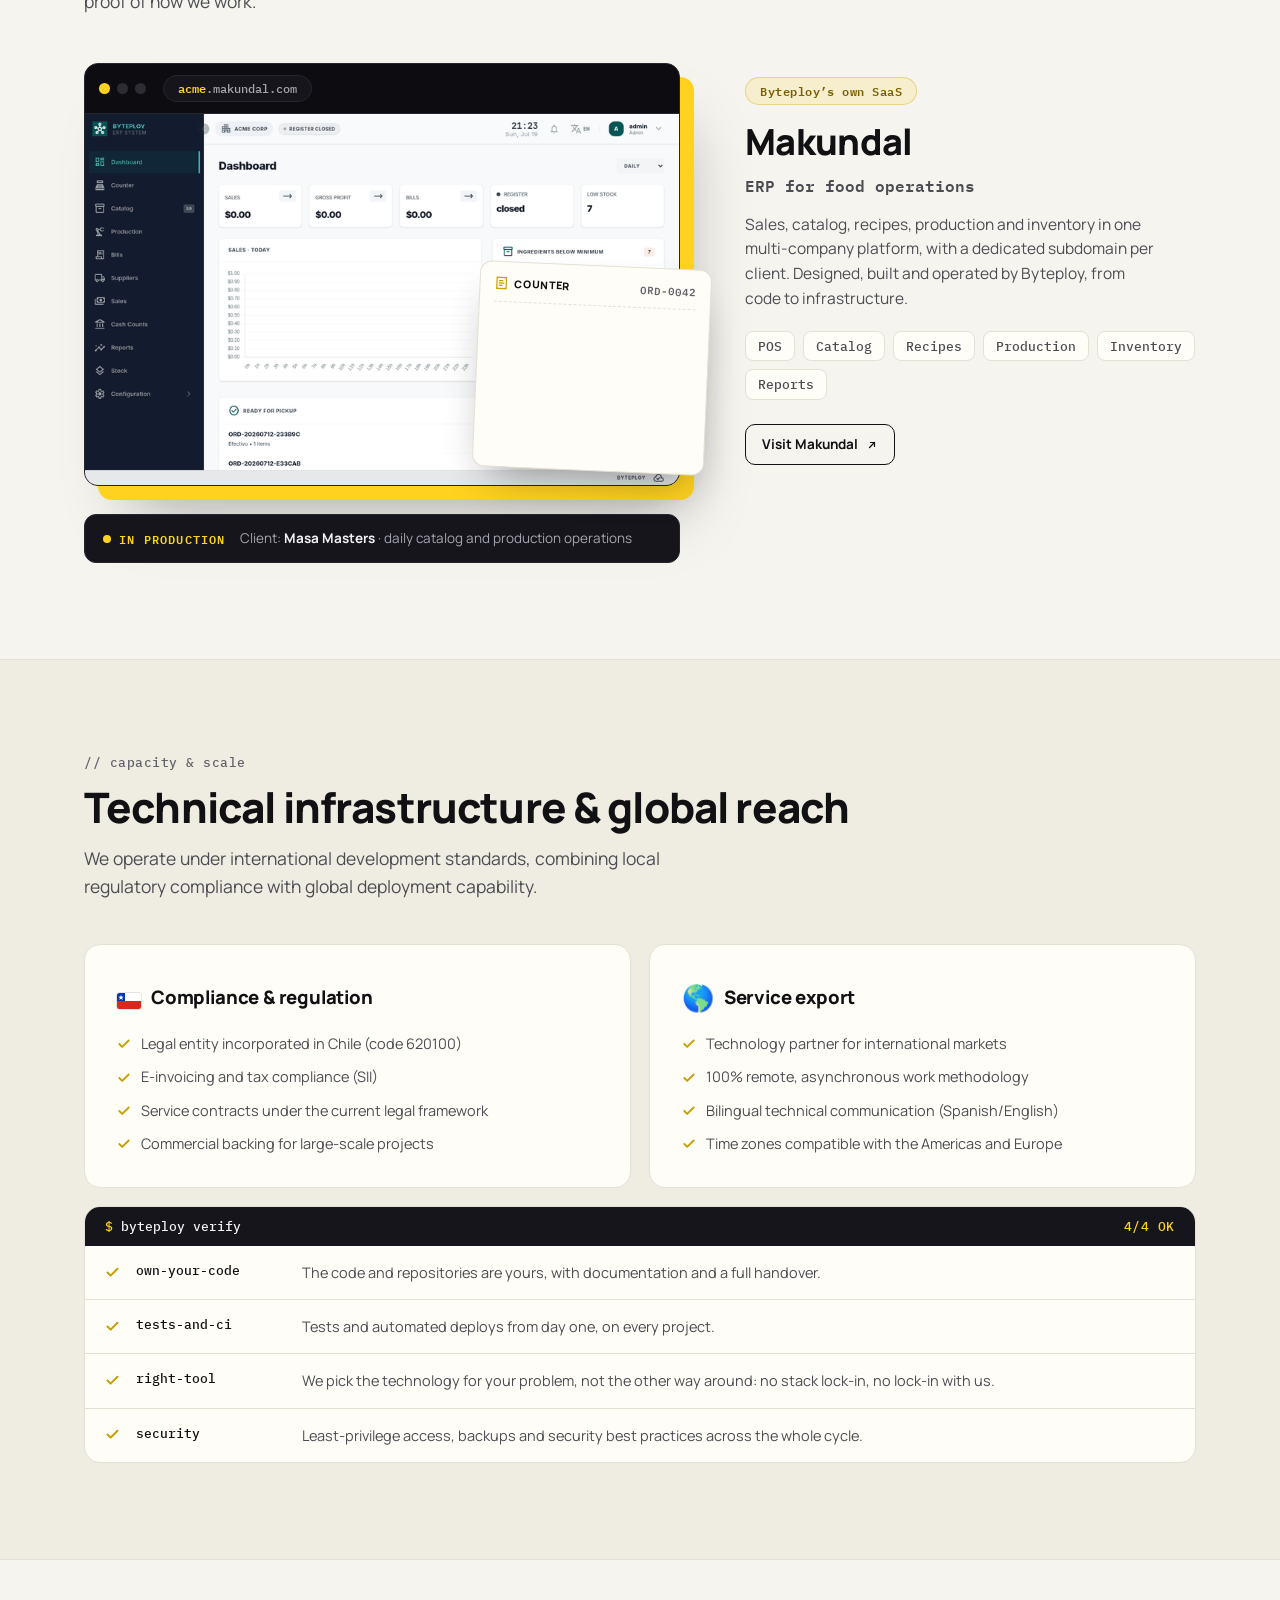
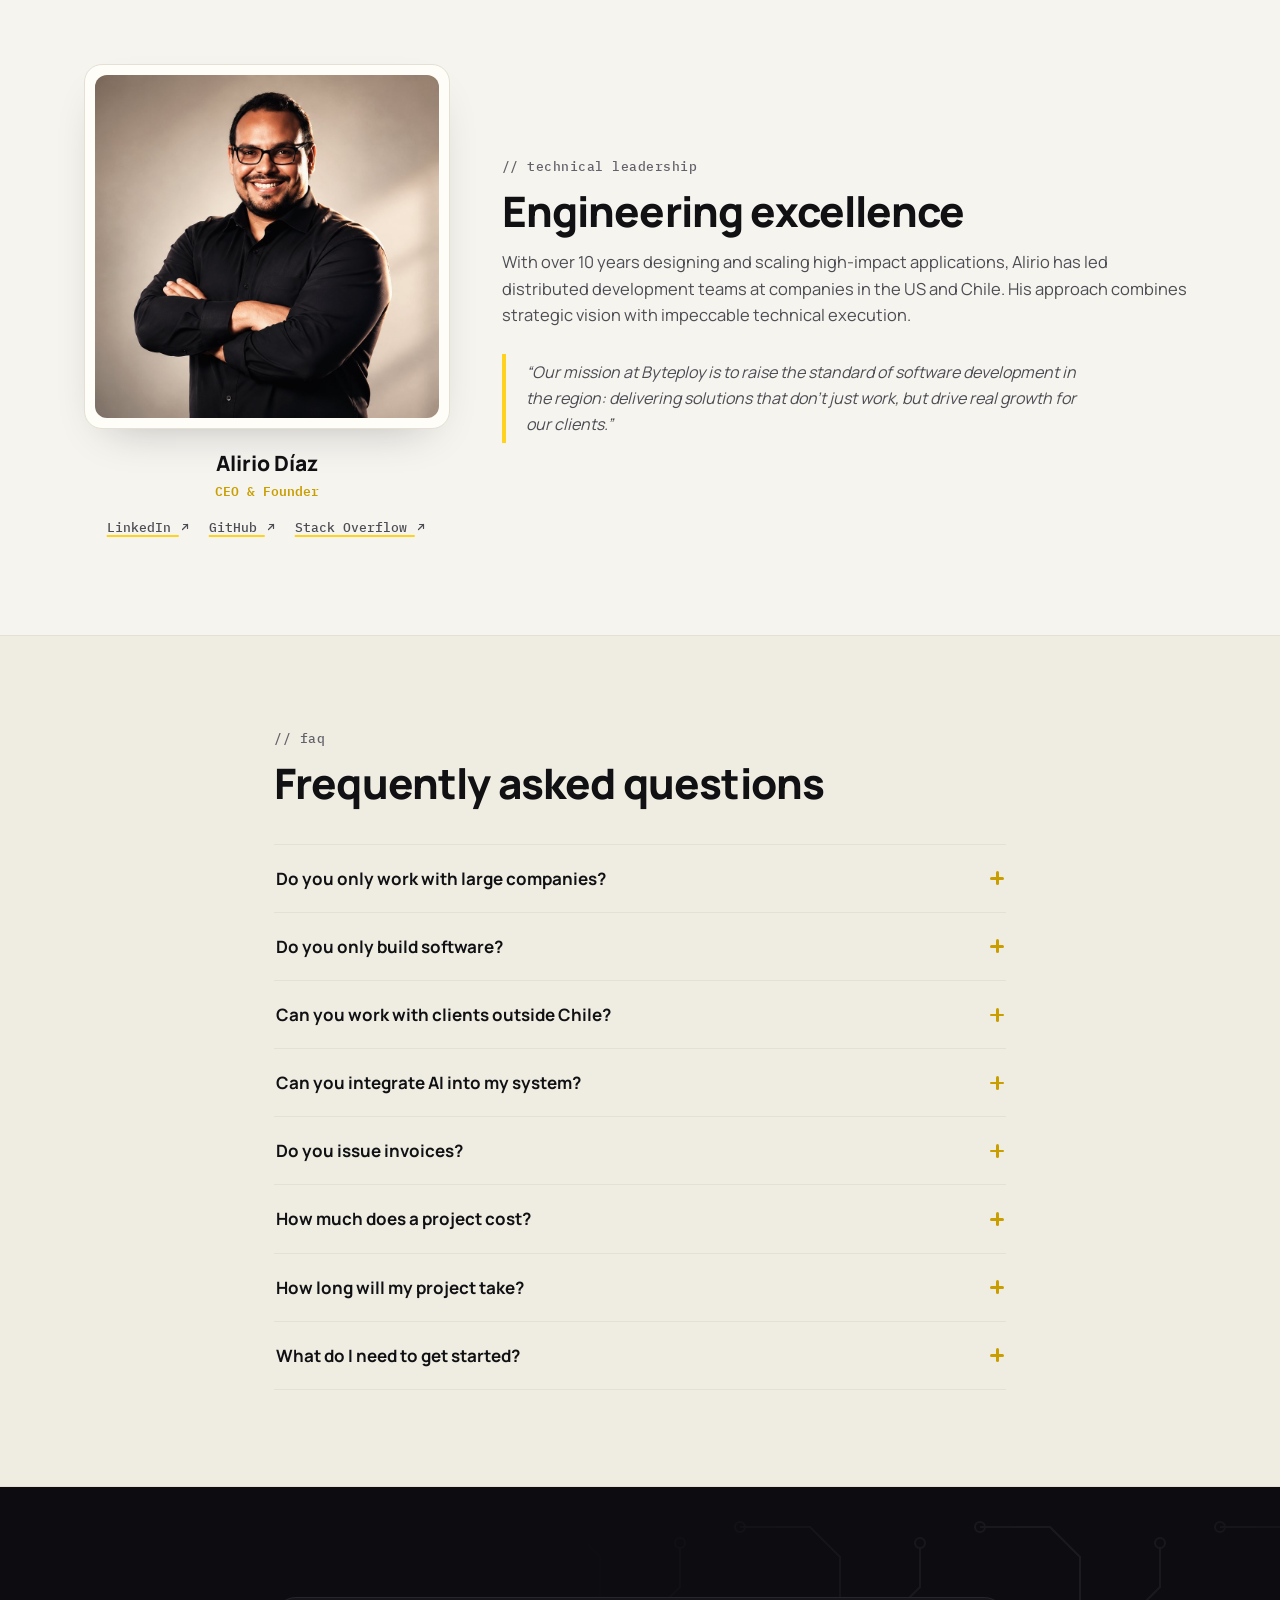
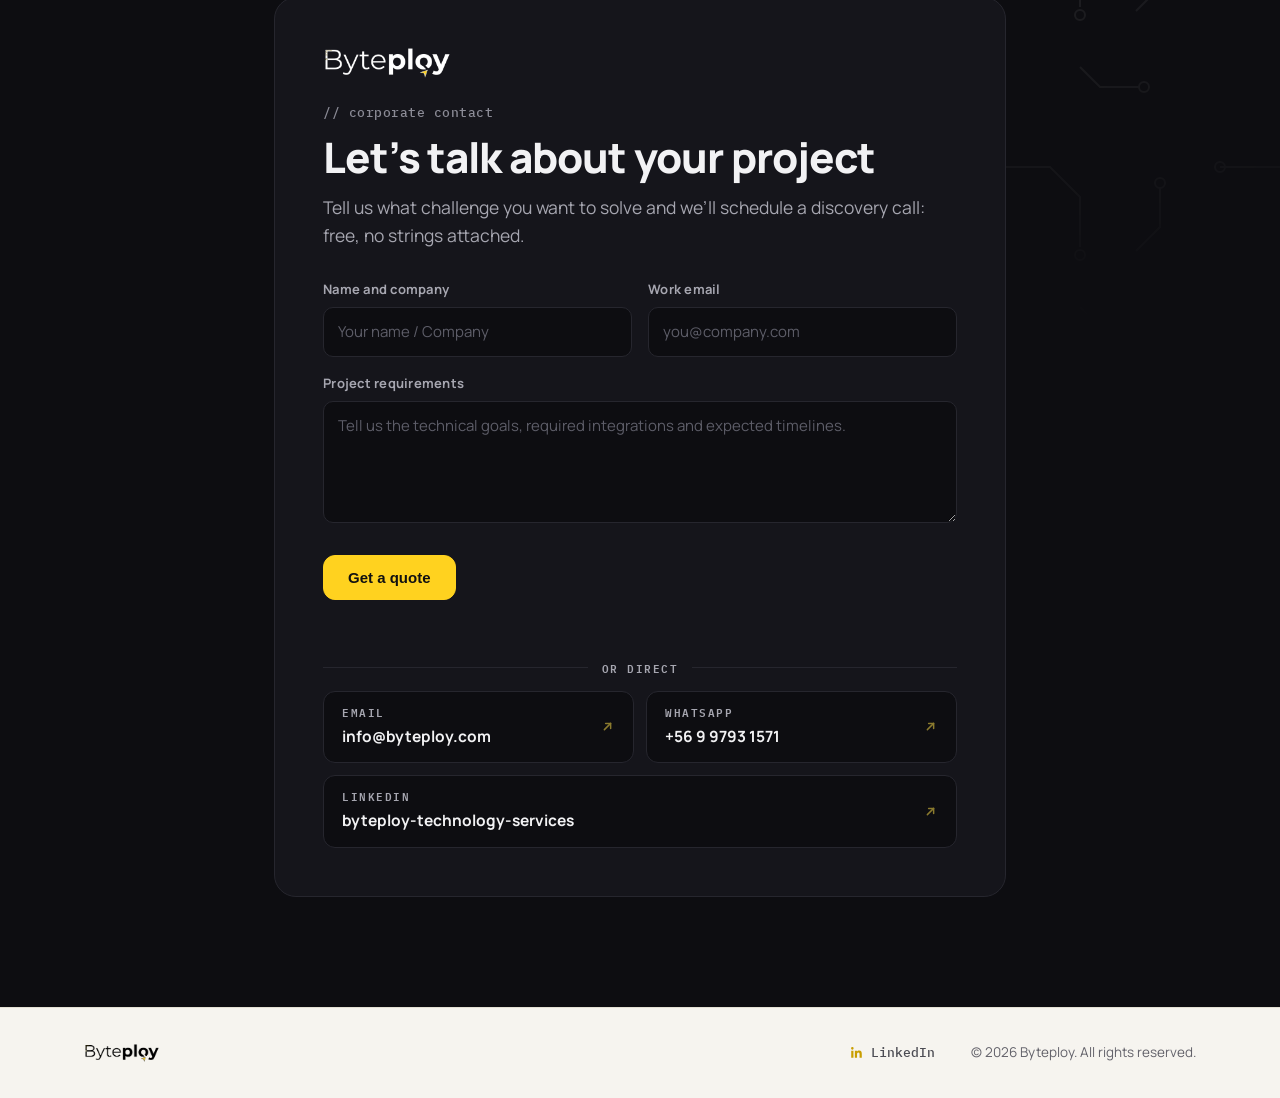
<file: en/index.html>
<!doctype html>
<html lang="en">
<head>
  <meta charset="utf-8">
  <meta name="viewport" content="width=device-width, initial-scale=1">
  <title>Byteploy | Custom Enterprise Software from Chile · Deploy Your Enterprise</title>
  <meta name="description" content="Chilean software agency building custom enterprise software: web apps, MVPs, ERP integrations and production deploys to corporate standards. From Chile to the world.">
  <meta name="author" content="Byteploy">
  <meta name="robots" content="index, follow, max-image-preview:large">
  <meta name="format-detection" content="telephone=no">
  <meta name="theme-color" content="#f6f4ef">

  <link rel="canonical" href="https://byteploy.com/en/">
  <link rel="alternate" hreflang="es" href="https://byteploy.com/">
  <link rel="alternate" hreflang="en" href="https://byteploy.com/en/">
  <link rel="alternate" hreflang="x-default" href="https://byteploy.com/">

  <meta property="og:type" content="website">
  <meta property="og:site_name" content="Byteploy">
  <meta property="og:locale" content="en_US">
  <meta property="og:locale:alternate" content="es_CL">
  <meta property="og:title" content="Byteploy | Deploy Your Enterprise">
  <meta property="og:description" content="Custom enterprise software: design, build, deploy and support to corporate standards. From Chile to the world.">
  <meta property="og:url" content="https://byteploy.com/en/">
  <meta property="og:image" content="https://byteploy.com/assets/og.png">
  <meta property="og:image:width" content="1200">
  <meta property="og:image:height" content="630">
  <meta property="og:image:alt" content="Byteploy | custom enterprise software, from Chile to the world">
  <meta name="twitter:card" content="summary_large_image">
  <meta name="twitter:title" content="Byteploy | Deploy Your Enterprise">
  <meta name="twitter:description" content="Custom enterprise software: design, build, deploy and support to corporate standards.">
  <meta name="twitter:image" content="https://byteploy.com/assets/og.png">

  <link rel="icon" href="../assets/favicon.ico" sizes="any">
  <link rel="icon" type="image/png" sizes="32x32" href="../assets/favicon-32.png">
  <link rel="icon" type="image/png" sizes="16x16" href="../assets/favicon-16.png">
  <link rel="apple-touch-icon" href="../assets/apple-touch-icon.png">
  <link rel="manifest" href="../site.webmanifest">
  <link rel="preload" href="../assets/fonts/manrope-variable.woff2" as="font" type="font/woff2" crossorigin>
  <link rel="preload" href="../assets/fonts/plexmono-400.woff2" as="font" type="font/woff2" crossorigin>
  <link rel="stylesheet" href="../assets/styles.css">

  <script type="application/ld+json">
  {
    "@context": "https://schema.org",
    "@graph": [
      {
        "@type": ["Organization", "ProfessionalService"],
        "@id": "https://byteploy.com/#org",
        "name": "Byteploy",
        "url": "https://byteploy.com/",
        "logo": { "@type": "ImageObject", "url": "https://byteploy.com/assets/icon-512.png" },
        "image": "https://byteploy.com/assets/og.png",
        "slogan": "Deploy your enterprise",
        "description": "Chilean software agency building custom enterprise software. From idea to production: design, development, deploy and SLA-backed support.",
        "email": "info@byteploy.com",
        "sameAs": ["https://www.linkedin.com/company/byteploy-technology-services"],
        "founder": {
          "@type": "Person",
          "name": "Alirio Díaz",
          "jobTitle": "CEO & Founder",
          "sameAs": [
            "https://linkedin.com/in/alirio-diaz",
            "https://github.com/AlirioDS",
            "https://stackoverflow.com/users/6620037/alirio-diaz"
          ]
        },
        "address": { "@type": "PostalAddress", "addressCountry": "CL" },
        "areaServed": [ { "@type": "Country", "name": "Chile" }, "Worldwide" ],
        "knowsLanguage": ["es", "en"],
        "isicV4": "6201",
        "contactPoint": {
          "@type": "ContactPoint",
          "contactType": "sales",
          "email": "info@byteploy.com",
          "availableLanguage": ["Spanish", "English"]
        }
      },
      {
        "@type": "WebSite",
        "@id": "https://byteploy.com/#website",
        "url": "https://byteploy.com/",
        "name": "Byteploy",
        "inLanguage": ["es", "en"],
        "publisher": { "@id": "https://byteploy.com/#org" }
      },
      {
        "@type": "WebPage",
        "@id": "https://byteploy.com/en/#webpage",
        "url": "https://byteploy.com/en/",
        "name": "Byteploy | Custom Enterprise Software from Chile · Deploy Your Enterprise",
        "isPartOf": { "@id": "https://byteploy.com/#website" },
        "about": { "@id": "https://byteploy.com/#org" },
        "inLanguage": "en"
      },
      {
        "@type": "FAQPage",
        "@id": "https://byteploy.com/en/#faq",
        "mainEntity": [
          {
            "@type": "Question",
            "name": "Do you only work with large companies?",
            "acceptedAnswer": { "@type": "Answer", "text": "No. We build everything from MVPs to validate new business lines to mission-critical corporate systems. The process adapts to the size of the project." }
          },
          {
            "@type": "Question",
            "name": "Do you only build software?",
            "acceptedAnswer": { "@type": "Answer", "text": "Software is our focus, but we solve the whole technology problem: infrastructure, automation and operations." }
          },
          {
            "@type": "Question",
            "name": "Can you work with clients outside Chile?",
            "acceptedAnswer": { "@type": "Answer", "text": "Yes. We work remotely with clients in any country and are authorized to export development services. Contracts are signed under Chilean law." }
          },
          {
            "@type": "Question",
            "name": "Can you integrate AI into my system?",
            "acceptedAnswer": { "@type": "Answer", "text": "Yes. We integrate language models and AI automation into new or existing systems: smart document capture, internal assistants and automated workflows. Always reviewed by our team, with a focus on measurable results." }
          },
          {
            "@type": "Question",
            "name": "Do you issue invoices?",
            "acceptedAnswer": { "@type": "Answer", "text": "Yes, of course." }
          },
          {
            "@type": "Question",
            "name": "How much does a project cost?",
            "acceptedAnswer": { "@type": "Answer", "text": "It depends on the scope. After a free first conversation, we send you a clear proposal with stages, verifiable milestones and a fixed budget." }
          },
          {
            "@type": "Question",
            "name": "How long will my project take?",
            "acceptedAnswer": { "@type": "Answer", "text": "An MVP usually takes weeks; a full system, a few months. The proposal includes a realistic schedule with verifiable milestones." }
          },
          {
            "@type": "Question",
            "name": "What do I need to get started?",
            "acceptedAnswer": { "@type": "Answer", "text": "Just your idea or requirement. Write to us, we’ll talk it through and suggest the best path: prototype, MVP or full build." }
          }
        ]
      }
    ]
  }
  </script>
</head>
<body>
<a class="skip-link" href="#content">Skip to content</a>

<header class="site-header" id="top">
  <nav class="nav container" aria-label="Main">
    <a class="brand" href="#top" aria-label="Byteploy | home">
      <img src="../assets/wordmark.png" width="98" height="26" alt="Byteploy" fetchpriority="high">
    </a>
    <button class="nav-toggle" aria-expanded="false" aria-controls="nav-menu">
      <span class="sr-only">Open menu</span>
      <svg viewBox="0 0 24 24" width="24" height="24" aria-hidden="true" focusable="false" fill="none" stroke="currentColor" stroke-width="2" stroke-linecap="round"><line x1="4" y1="7" x2="20" y2="7"/><line x1="4" y1="12" x2="20" y2="12"/><line x1="4" y1="17" x2="20" y2="17"/></svg>
    </button>
    <ul id="nav-menu" class="nav-menu">
      <li><a href="#services">Services</a></li>
      <li><a href="#process">Process</a></li>
      <li><a href="#roadmap">Roadmap</a></li>
      <li><a href="#work">Work</a></li>
      <li><a href="#about">About</a></li>
      <li><a href="#faq">FAQ</a></li>
      <li class="lang-pair"><a class="lang-btn" href="../" hreflang="es" lang="es">ES</a><span aria-hidden="true">/</span><a class="lang-btn active" href="./" aria-current="true">EN</a></li>
      <li><a class="btn btn-primary btn-small" href="#contact">Get a quote</a></li>
    </ul>
  </nav>
</header>

<main id="content">

<section class="hero">
  <div class="circuit" aria-hidden="true"></div>
  <div class="container">
    <div class="hero-grid">
      <div class="hero-copy">
        <p class="eyebrow">Software agency · From Chile <svg class="flag-cl" viewBox="0 0 24 16" width="21" height="14" aria-hidden="true" focusable="false"><rect width="24" height="16" fill="#fff"/><rect y="8" width="24" height="8" fill="#d52b1e"/><rect width="8" height="8" fill="#0039a6"/><path d="M4 1.6l.66 2.03h2.14L5.07 4.89l.66 2.03L4 5.66 2.27 6.92l.66-2.03L1.2 3.63h2.14z" fill="#fff"/></svg> <b>to the world</b> 🌎</p>
        <h1 class="hero-title">
          <span class="sr-only">Byteploy: deploy your enterprise, your project, your idea.</span>
          <span aria-hidden="true">Deploy your <span class="typewrap"><span id="typeword" class="typeword" data-words='["enterprise","project","idea","MVP","platform","startup","business"]'>enterprise</span><span class="caret"></span></span></span>
        </h1>
        <p class="hero-sub">We build custom software for companies: we design it, build it and leave it running in production to corporate standards. You bring the vision; we bring the code and the deploy.</p>
        <div class="hero-cta">
          <a class="btn btn-primary" href="#contact">Get a quote</a>
          <a class="btn btn-ghost" href="#services">View services</a>
        </div>
      </div>
      <div class="hero-visual" aria-hidden="true">
        <div class="term">
          <div class="term-bar"><span class="dot dot-y"></span><span class="dot"></span><span class="dot"></span><span class="term-title">byteploy | enterprise deploy</span></div>
          <pre class="term-body"><code><span class="t-line"><span class="p">$</span> byteploy audit --target enterprise</span>
<span class="t-line"><span class="ck"></span>security audit ……… [PASS]</span>
<span class="t-line"><span class="ck"></span>compliance check … [PASS]</span>
<span class="t-line"><span class="p">$</span> byteploy deploy --prod --scale=auto</span>
<span class="t-line"><span class="ck"></span>scalable microservices deployed</span>
<span class="t-line"><span class="ok">→ system health: OPTIMAL</span></span>
<span class="t-line"><span class="ok">→ live →</span> <span class="t-url">https://your-company.com</span> <span class="term-cursor"></span></span></code></pre>
        </div>
      </div>
    </div>
    <div class="trust-chips">
      <p class="trust-label">Legal and commercial backing</p>
      <ul class="chips" aria-label="Legal and commercial backing">
        <li class="chip"><svg viewBox="0 0 24 24" aria-hidden="true" focusable="false"><path d="M20 6L9 17l-5-5"/></svg>Company incorporated in Chile</li>
        <li class="chip"><svg viewBox="0 0 24 24" aria-hidden="true" focusable="false"><path d="M20 6L9 17l-5-5"/></svg>We issue invoices · registered business</li>
        <li class="chip"><svg viewBox="0 0 24 24" aria-hidden="true" focusable="false"><path d="M20 6L9 17l-5-5"/></svg>Authorized to export services</li>
        <li class="chip"><svg viewBox="0 0 24 24" aria-hidden="true" focusable="false"><path d="M20 6L9 17l-5-5"/></svg>Contracts under Chilean law</li>
      </ul>
    </div>
  </div>
</section>

<section id="services" class="section">
  <div class="container">
    <p class="kicker">// corporate services</p>
    <h2 data-reveal>From idea to production</h2>
    <p class="section-sub" data-reveal>Robust solutions designed to scale. Everything you need so your operation never stops.</p>
    <div class="bento">
      <article class="card b-a" data-reveal>
        <div>
          <span class="icon-chip"><svg viewBox="0 0 24 24" aria-hidden="true" focusable="false"><polyline points="16 18 22 12 16 6"/><polyline points="8 6 2 12 8 18"/></svg></span>
          <h3>Custom software</h3>
          <p>Systems built for your operation: management, process automation, internal dashboards and mission-critical tools you won’t find off the shelf.</p>
        </div>
      </article>
      <article class="card b-b" data-reveal>
        <span class="icon-chip"><svg viewBox="0 0 24 24" aria-hidden="true" focusable="false"><circle cx="18" cy="5" r="3"/><circle cx="6" cy="12" r="3"/><circle cx="18" cy="19" r="3"/><line x1="8.59" y1="13.51" x2="15.42" y2="17.49"/><line x1="15.41" y1="6.51" x2="8.59" y2="10.49"/></svg></span>
        <h3>Integrations, APIs &amp; AI</h3>
        <p>We connect your corporate systems: payments, e-invoicing and ERPs such as SAP or Oracle. We also bring AI into your operation: smart document capture, internal assistants and automated workflows.</p>
      </article>
      <article class="card b-c" data-reveal>
        <span class="icon-chip"><svg viewBox="0 0 24 24" aria-hidden="true" focusable="false"><rect x="2" y="3" width="20" height="14" rx="2"/><line x1="8" y1="21" x2="16" y2="21"/><line x1="12" y1="17" x2="12" y2="21"/></svg></span>
        <h3>Web &amp; mobile</h3>
        <p>Fast, secure SaaS platforms and apps, built to scale.</p>
      </article>
      <article class="card b-d" data-reveal>
        <span class="icon-chip"><svg viewBox="0 0 24 24" aria-hidden="true" focusable="false"><path d="M4 14.9A7 7 0 1 1 15.7 8h1.8a4.5 4.5 0 0 1 2.5 8.2"/><path d="M12 12v9"/><path d="m16 16-4-4-4 4"/></svg></span>
        <h3>Deploy &amp; cloud</h3>
        <p>Solid infrastructure, CI/CD and high availability.</p>
      </article>
      <article class="card card-dark b-e" data-reveal>
        <div>
          <span class="icon-chip"><svg viewBox="0 0 24 24" aria-hidden="true" focusable="false"><path d="M4.5 16.5c-1.5 1.26-2 5-2 5s3.74-.5 5-2c.71-.84.7-2.13-.09-2.91a2.18 2.18 0 0 0-2.91-.09z"/><path d="m12 15-3-3a22 22 0 0 1 2-3.95A12.88 12.88 0 0 1 22 2c0 2.72-.78 7.5-6 11a22.35 22.35 0 0 1-4 2z"/><path d="M9 12H4s.55-3.03 2-4c1.62-1.08 5 0 5 0"/><path d="M12 15v5s3.03-.55 4-2c1.08-1.62 0-5 0-5"/></svg></span>
          <h3>MVPs &amp; rapid prototypes</h3>
          <p>Validate new business lines in weeks and minimize risk before large investments.</p>
        </div>
      </article>
      <article class="card card-yellow b-f" data-reveal>
        <div>
          <span class="icon-chip icon-chip-inv"><svg viewBox="0 0 24 24" aria-hidden="true" focusable="false"><path d="M14.7 6.3a1 1 0 0 0 0 1.4l1.6 1.6a1 1 0 0 0 1.4 0l3.77-3.77a6 6 0 0 1-7.94 7.94l-6.91 6.91a2.12 2.12 0 0 1-3-3l6.91-6.91a6 6 0 0 1 7.94-7.94l-3.76 3.76z"/></svg></span>
          <h3>SLA support &amp; evolution</h3>
          <p>Service-level agreements for your peace of mind: maintenance, monitoring and continuous improvement.</p>
        </div>
      </article>
    </div>
  </div>
</section>

<section id="process" class="section section-dark">
  <div class="circuit" aria-hidden="true"></div>
  <div class="container">
    <p class="kicker">// process</p>
    <h2 data-reveal>How we work</h2>
    <p class="section-sub" data-reveal>A clear pipeline, focused on transparency and visible progress at every stage.</p>
    <ol class="steps">
      <li class="step" data-reveal><div class="ghost">01</div><h3>Discovery</h3><p>Technical and commercial analysis of your requirement.</p></li>
      <li class="step" data-reveal><div class="ghost">02</div><h3>Proposal</h3><p>Scope, verifiable milestones and a fixed budget.</p></li>
      <li class="step" data-reveal><div class="ghost">03</div><h3>Development</h3><p>Agile iterations with frequent demos.</p></li>
      <li class="step" data-reveal><div class="ghost">04</div><h3>Deploy</h3><p>Move to production after strict QA testing.</p></li>
      <li class="step" data-reveal><div class="ghost">05</div><h3>Support</h3><p>Active monitoring and guaranteed response.</p></li>
    </ol>
  </div>
</section>

<section id="roadmap" class="section">
  <div class="container center">
    <p class="kicker">// de-risking &amp; ROI</p>
    <h2 data-reveal>Success Roadmap</h2>
    <p class="section-sub" data-reveal>Our methodology minimizes technical risk and accelerates return on investment from day one.</p>
    <div class="road">
      <div class="road-line" aria-hidden="true"></div>
      <div class="road-grid">
        <div class="road-card" data-reveal><div class="road-num rn-ink">1</div><h3>Strategic alignment</h3><p>Technical and commercial KPIs defined before writing a single line of code.</p></div>
        <div class="road-card" data-reveal><div class="road-num rn-gold">2</div><h3>Secure MVP</h3><p>Early launch of core functionality to validate value with real users.</p></div>
        <div class="road-card" data-reveal><div class="road-num rn-yellow">3</div><h3>Scalability</h3><p>Robust architecture, ready for traffic spikes and data growth.</p></div>
        <div class="road-card" data-reveal><div class="road-num rn-ink">4</div><h3>Continuous operation</h3><p>Proactive support, security patches and constant optimization in production.</p></div>
      </div>
    </div>
  </div>
</section>

<section id="work" class="section">
  <div class="container">
    <p class="kicker">// work &amp; products</p>
    <h2 data-reveal>Our software, running in production</h2>
    <p class="section-sub" data-reveal>We don&rsquo;t just build for clients: we run our own SaaS. A live product is the best proof of how we work.</p>
    <div class="case-show">
      <div class="case-window" data-reveal>
        <div class="case-frame">
          <div class="case-frame-bar">
            <span class="dot dot-y"></span><span class="dot"></span><span class="dot"></span>
            <span class="case-url"><b>acme</b>.makundal.com</span>
          </div>
          <img src="../assets/makundal-demo.gif" width="800" height="500" alt="Makundal walkthrough: sales dashboard, point of sale, catalog, production and reports" loading="lazy">
        </div>
        <div class="ticket" aria-hidden="true">
          <div class="ticket-head">
            <span class="ticket-label"><svg viewBox="0 0 24 24" fill="none" stroke="currentColor" stroke-width="2" stroke-linecap="round" stroke-linejoin="round"><path d="M4 2v20l2-1 2 1 2-1 2 1 2-1 2 1 2-1 2 1V2l-2 1-2-1-2 1-2-1-2 1-2-1-2 1Z"/><path d="M14 8H8"/><path d="M16 12H8"/><path d="M13 16H8"/></svg>Counter</span>
            <span class="ticket-code">ORD-0042</span>
          </div>
          <div class="t-row"><span class="qty">2×</span><span class="name">Pan amasado</span><span class="dots"></span><span class="price">$1.600</span></div>
          <div class="t-row"><span class="qty">1×</span><span class="name">Café cortado</span><span class="dots"></span><span class="price">$2.200</span></div>
          <div class="t-row"><span class="qty">2×</span><span class="name">Empanada de pino</span><span class="dots"></span><span class="price">$5.000</span></div>
          <div class="ticket-total"><span class="word">Total</span><span class="amount">$8.800</span></div>
          <span class="pay-chip"><svg viewBox="0 0 24 24" fill="none" stroke="currentColor" stroke-width="2" stroke-linecap="round" stroke-linejoin="round"><rect x="2" y="6" width="20" height="12" rx="2"/><circle cx="12" cy="12" r="2"/><path d="M6 12h.01M18 12h.01"/></svg>Cash</span>
        </div>
        <div class="case-status">
          <span class="case-status-live"><span class="case-status-dot" aria-hidden="true"></span>IN PRODUCTION</span>
          <p>Client: <b>Masa Masters</b> · daily catalog and production operations</p>
        </div>
      </div>
      <div class="case-id" data-reveal>
        <p class="case-badge">Byteploy&rsquo;s own SaaS</p>
        <h3>Makundal</h3>
        <p class="case-role">ERP for food operations</p>
        <p>Sales, catalog, recipes, production and inventory in one multi-company platform, with a dedicated subdomain per client. Designed, built and operated by Byteploy, from code to infrastructure.</p>
        <ul class="case-modules" aria-label="Makundal modules">
          <li>POS</li><li>Catalog</li><li>Recipes</li><li>Production</li><li>Inventory</li><li>Reports</li>
        </ul>
        <a class="btn btn-ghost btn-small" href="https://makundal.com" target="_blank" rel="noopener">Visit Makundal <svg class="ext" viewBox="0 0 24 24" width="12" height="12" fill="none" stroke="currentColor" stroke-width="2.4" stroke-linecap="round" stroke-linejoin="round" aria-hidden="true" focusable="false"><path d="M7 17 17 7"/><path d="M9 7h8v8"/></svg></a>
      </div>
    </div>
  </div>
</section>

<section id="about" class="section section-alt">
  <div class="container">
    <p class="kicker">// capacity &amp; scale</p>
    <h2 data-reveal>Technical infrastructure &amp; global reach</h2>
    <p class="section-sub" data-reveal>We operate under international development standards, combining local regulatory compliance with global deployment capability.</p>
    <div class="grid cards-2">
      <article class="card card-lg" data-reveal>
        <h3 class="flag"><span class="emoji"><svg class="flag-cl" viewBox="0 0 24 16" width="24" height="16" aria-hidden="true" focusable="false"><rect width="24" height="16" fill="#fff"/><rect y="8" width="24" height="8" fill="#d52b1e"/><rect width="8" height="8" fill="#0039a6"/><path d="M4 1.6l.66 2.03h2.14L5.07 4.89l.66 2.03L4 5.66 2.27 6.92l.66-2.03L1.2 3.63h2.14z" fill="#fff"/></svg></span> Compliance &amp; regulation</h3>
        <ul class="mini-list">
          <li>Legal entity incorporated in Chile (code 620100)</li>
          <li>E-invoicing and tax compliance (SII)</li>
          <li>Service contracts under the current legal framework</li>
          <li>Commercial backing for large-scale projects</li>
        </ul>
      </article>
      <article class="card card-lg" data-reveal>
        <h3 class="flag"><span class="emoji">🌎</span> Service export</h3>
        <ul class="mini-list">
          <li>Technology partner for international markets</li>
          <li>100% remote, asynchronous work methodology</li>
          <li>Bilingual technical communication (Spanish/English)</li>
          <li>Time zones compatible with the Americas and Europe</li>
        </ul>
      </article>
    </div>
    <div class="verify-panel" data-reveal>
      <h3 class="sr-only">Engineering guarantees</h3>
      <div class="verify-bar">
        <span class="verify-cmd">byteploy verify</span>
        <span class="verify-count">4/4 OK</span>
      </div>
      <ul class="verify-list">
        <li class="verify-row">
          <span class="verify-check" aria-hidden="true"></span>
          <span class="verify-slug">own-your-code</span>
          <p>The code and repositories are yours, with documentation and a full handover.</p>
        </li>
        <li class="verify-row">
          <span class="verify-check" aria-hidden="true"></span>
          <span class="verify-slug">tests-and-ci</span>
          <p>Tests and automated deploys from day one, on every project.</p>
        </li>
        <li class="verify-row">
          <span class="verify-check" aria-hidden="true"></span>
          <span class="verify-slug">right-tool</span>
          <p>We pick the technology for your problem, not the other way around: no stack lock-in, no lock-in with us.</p>
        </li>
        <li class="verify-row">
          <span class="verify-check" aria-hidden="true"></span>
          <span class="verify-slug">security</span>
          <p>Least-privilege access, backups and security best practices across the whole cycle.</p>
        </li>
      </ul>
    </div>
  </div>
</section>

<section id="leadership" class="section">
  <div class="container lead-grid">
    <div class="lead-side" data-reveal>
      <div class="lead-photo">
        <div class="ratio"><img src="../assets/founder.jpg" width="460" height="460" alt="Alirio Díaz, CEO and founder of Byteploy" loading="lazy"></div>
      </div>
      <div class="lead-name">
        <h3>Alirio Díaz</h3>
        <p class="lead-role">CEO &amp; Founder</p>
        <ul class="founder-links">
          <li><a href="https://linkedin.com/in/alirio-diaz" target="_blank" rel="noopener">LinkedIn <svg class="ext" viewBox="0 0 24 24" width="12" height="12" fill="none" stroke="currentColor" stroke-width="2.4" stroke-linecap="round" stroke-linejoin="round" aria-hidden="true" focusable="false"><path d="M7 17 17 7"/><path d="M9 7h8v8"/></svg></a></li>
          <li><a href="https://github.com/AlirioDS" target="_blank" rel="noopener">GitHub <svg class="ext" viewBox="0 0 24 24" width="12" height="12" fill="none" stroke="currentColor" stroke-width="2.4" stroke-linecap="round" stroke-linejoin="round" aria-hidden="true" focusable="false"><path d="M7 17 17 7"/><path d="M9 7h8v8"/></svg></a></li>
          <li><a href="https://stackoverflow.com/users/6620037/alirio-diaz" target="_blank" rel="noopener">Stack Overflow <svg class="ext" viewBox="0 0 24 24" width="12" height="12" fill="none" stroke="currentColor" stroke-width="2.4" stroke-linecap="round" stroke-linejoin="round" aria-hidden="true" focusable="false"><path d="M7 17 17 7"/><path d="M9 7h8v8"/></svg></a></li>
        </ul>
      </div>
    </div>
    <div class="lead-copy">
      <p class="kicker">// technical leadership</p>
      <h2 data-reveal>Engineering excellence</h2>
      <p class="lead-bio" data-reveal>With over 10 years designing and scaling high-impact applications, Alirio has led distributed development teams at companies in the US and Chile. His approach combines strategic vision with impeccable technical execution.</p>
      <blockquote class="quote" data-reveal>“Our mission at Byteploy is to raise the standard of software development in the region: delivering solutions that don’t just work, but drive real growth for our clients.”</blockquote>
    </div>
  </div>
</section>

<section id="faq" class="section section-alt">
  <div class="container container-narrow">
    <p class="kicker">// faq</p>
    <h2 data-reveal>Frequently asked questions</h2>
    <div class="faq-list">
      <details class="faq" data-reveal><summary>Do you only work with large companies?<span class="faq-icon" aria-hidden="true"></span></summary><p>No. We build everything from MVPs to validate new business lines to mission-critical corporate systems. The process adapts to the size of the project.</p></details>
      <details class="faq" data-reveal><summary>Do you only build software?<span class="faq-icon" aria-hidden="true"></span></summary><p>Software is our focus, but we solve the whole technology problem: infrastructure, automation and operations.</p></details>
      <details class="faq" data-reveal><summary>Can you work with clients outside Chile?<span class="faq-icon" aria-hidden="true"></span></summary><p>Yes. We work remotely with clients in any country and are authorized to export development services. Contracts are signed under Chilean law.</p></details>
      <details class="faq" data-reveal><summary>Can you integrate AI into my system?<span class="faq-icon" aria-hidden="true"></span></summary><p>Yes. We integrate language models and AI automation into new or existing systems: smart document capture, internal assistants and automated workflows. Always reviewed by our team, with a focus on measurable results.</p></details>
      <details class="faq" data-reveal><summary>Do you issue invoices?<span class="faq-icon" aria-hidden="true"></span></summary><p>Yes, of course.</p></details>
      <details class="faq" data-reveal><summary>How much does a project cost?<span class="faq-icon" aria-hidden="true"></span></summary><p>It depends on the scope. After a free first conversation, we send you a clear proposal with stages, verifiable milestones and a fixed budget.</p></details>
      <details class="faq" data-reveal><summary>How long will my project take?<span class="faq-icon" aria-hidden="true"></span></summary><p>An MVP usually takes weeks; a full system, a few months. The proposal includes a realistic schedule with verifiable milestones.</p></details>
      <details class="faq" data-reveal><summary>What do I need to get started?<span class="faq-icon" aria-hidden="true"></span></summary><p>Just your idea or requirement. Write to us, we’ll talk it through and suggest the best path: prototype, MVP or full build.</p></details>
    </div>
  </div>
</section>

<section id="contact" class="section section-dark section-contact">
  <div class="circuit" aria-hidden="true"></div>
  <div class="container container-narrow">
    <div class="contact-card" data-reveal>
      <img class="contact-word" src="../assets/wordmark-light.png" width="129" height="34" alt="Byteploy" loading="lazy">
      <p class="kicker">// corporate contact</p>
      <h2>Let’s talk about your project</h2>
      <p class="section-sub">Tell us what challenge you want to solve and we’ll schedule a discovery call: free, no strings attached.</p>
      <form class="contact-form" id="contact-form" action="/api/contact" method="POST"
            novalidate
            data-ok="Thanks! We received your request and will reply very soon."
            data-err="We couldn’t send your message. Try again or email info@byteploy.com."
            data-config="Form is being set up. In the meantime, email us at info@byteploy.com."
            data-captcha="Please complete the anti-bot check before sending."
            data-sending="Sending…">
        <input type="checkbox" name="botcheck" class="hp" tabindex="-1" autocomplete="off" aria-hidden="true">
        <div class="form-row">
          <div class="field"><label for="cf-nombre">Name and company</label><input id="cf-nombre" name="name" type="text" autocomplete="name" required placeholder="Your name / Company"></div>
          <div class="field"><label for="cf-email">Work email</label><input id="cf-email" name="email" type="email" autocomplete="email" required placeholder="you@company.com"></div>
        </div>
        <div class="field"><label for="cf-mensaje">Project requirements</label><textarea id="cf-mensaje" name="message" rows="4" required placeholder="Tell us the technical goals, required integrations and expected timelines."></textarea></div>
        <!-- Replace the value with your Turnstile widget Site Key (Cloudflare > Turnstile) -->
        <div class="cf-turnstile" data-sitekey="0x4AAAAAAD8RqzFQadE3aFgY" data-theme="dark" data-language="en"></div>
        <button class="btn btn-primary form-submit" type="submit">Get a quote</button>
        <p class="form-status" role="status" aria-live="polite"></p>
      </form>
      <p class="contact-or" aria-hidden="true">or direct</p>
      <div class="contact-channels">
        <a class="channel" href="mailto:info@byteploy.com" aria-label="Email info@byteploy.com">
          <span class="channel-label">email</span>
          <span class="channel-value">info@byteploy.com</span>
          <span class="channel-arrow" aria-hidden="true"><svg viewBox="0 0 24 24" width="15" height="15" aria-hidden="true" focusable="false" fill="none" stroke="currentColor" stroke-width="2.4" stroke-linecap="round" stroke-linejoin="round"><path d="M7 17 17 7"/><path d="M9 7h8v8"/></svg></span>
        </a>
        <a class="channel" href="https://wa.me/56997931571?text=Hi%20Byteploy%2C%20I%27d%20like%20a%20quote" target="_blank" rel="noopener" aria-label="Open WhatsApp chat with +56 9 9793 1571">
          <span class="channel-label">whatsapp</span>
          <span class="channel-value">+56 9 9793 1571</span>
          <span class="channel-arrow" aria-hidden="true"><svg viewBox="0 0 24 24" width="15" height="15" aria-hidden="true" focusable="false" fill="none" stroke="currentColor" stroke-width="2.4" stroke-linecap="round" stroke-linejoin="round"><path d="M7 17 17 7"/><path d="M9 7h8v8"/></svg></span>
        </a>
        <a class="channel channel-wide" href="https://www.linkedin.com/company/byteploy-technology-services" target="_blank" rel="noopener" aria-label="Byteploy company page on LinkedIn">
          <span class="channel-label">linkedin</span>
          <span class="channel-value">byteploy-technology-services</span>
          <span class="channel-arrow" aria-hidden="true"><svg viewBox="0 0 24 24" width="15" height="15" aria-hidden="true" focusable="false" fill="none" stroke="currentColor" stroke-width="2.4" stroke-linecap="round" stroke-linejoin="round"><path d="M7 17 17 7"/><path d="M9 7h8v8"/></svg></span>
        </a>
      </div>
    </div>
  </div>
</section>

</main>

<footer class="site-footer">
  <div class="container footer-grid">
    <a class="footer-brand" href="#top" aria-label="Byteploy | home"><img src="../assets/wordmark.png" width="76" height="20" alt="Byteploy"></a>
    <a class="footer-social" href="https://www.linkedin.com/company/byteploy-technology-services" target="_blank" rel="noopener" aria-label="Byteploy on LinkedIn"><svg viewBox="0 0 24 24" width="15" height="15" fill="currentColor" aria-hidden="true" focusable="false"><path d="M20.45 20.45h-3.55v-5.57c0-1.33-.03-3.04-1.85-3.04-1.86 0-2.14 1.45-2.14 2.94v5.67H9.36V9h3.41v1.56h.05c.48-.9 1.64-1.85 3.37-1.85 3.6 0 4.27 2.37 4.27 5.46v6.28zM5.34 7.43a2.06 2.06 0 1 1 0-4.12 2.06 2.06 0 0 1 0 4.12zM7.12 20.45H3.56V9h3.56v11.45z"/></svg><span>LinkedIn</span></a>
    <div class="footer-legal"><p>© <span id="year">2026</span> Byteploy. All rights reserved.</p></div>
  </div>
</footer>

<script src="../assets/script.js" defer></script>
</body>
</html>
</file>
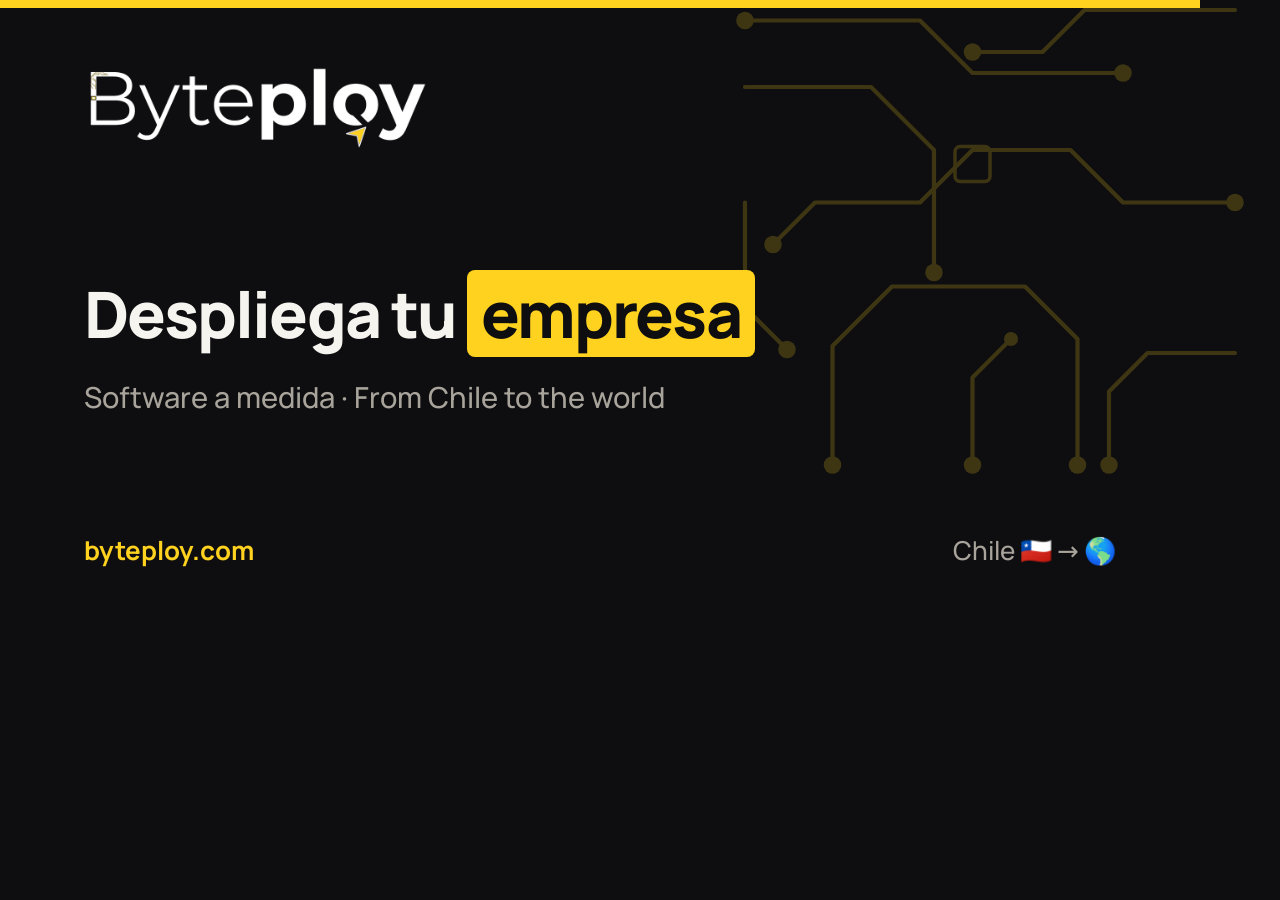
<file: assets/og-source.html>
<!doctype html>
<html lang="es">
<head>
<meta charset="utf-8">
<title>og-source (1200×630)</title>
<style>
  @font-face {
    font-family: "Manrope"; font-style: normal; font-weight: 200 800;
    src: url("fonts/manrope-variable.woff2") format("woff2");
  }
  * { margin: 0; box-sizing: border-box; }
  body {
    width: 1200px; height: 630px; overflow: hidden; position: relative;
    font-family: "Manrope", system-ui, sans-serif; color: #f6f4ef; background: #0e0e10;
    display: flex; flex-direction: column; padding: 62px 84px;
  }
  .bar { position: absolute; top: 0; left: 0; right: 0; height: 8px; background: #ffd21f; }
  .circuit { position: absolute; top: -60px; right: -70px; width: 560px; height: 560px; background: url("circuit.svg") no-repeat center / contain; opacity: 0.2; }
  .top { display: flex; align-items: center; gap: 26px; }
  .top img.word { height: 92px; width: auto; }
  .main { flex: 1; display: flex; flex-direction: column; justify-content: center; }
  .tagline { font-size: 64px; font-weight: 800; letter-spacing: -0.03em; }
  .hl { background: #ffd21f; color: #0e0e10; padding: 0 14px; border-radius: 8px; }
  .sub { font-size: 29px; font-weight: 500; color: #a8a49b; margin-top: 20px; }
  .foot { display: flex; justify-content: space-between; align-items: baseline; font-size: 26px; font-weight: 500; color: #a8a49b; }
  .foot .url { color: #ffd21f; font-weight: 700; }
</style>
</head>
<body>
  <div class="bar"></div>
  <div class="circuit"></div>
  <div class="top">
    <img class="word" src="wordmark-light.png" alt="">
  </div>
  <div class="main">
    <div class="tagline">Despliega tu <span class="hl">empresa</span></div>
    <div class="sub">Software a medida · From Chile to the world</div>
  </div>
  <div class="foot">
    <span class="url">byteploy.com</span>
    <span>Chile 🇨🇱 → 🌎</span>
  </div>
</body>
</html>
</file>
<file: assets/styles.css>
/* ============================================================
   Byteploy — styles.css (v2)
   Diseño: "Byteploy Web v2" (claude.ai/design) portado a producción.
   Paleta v2: papel #F6F4EF · tinta #111114 · amarillo #FFD21F ·
   oro #C99E00 · oscuro #0D0D11. Tipografía: Manrope (variable) +
   IBM Plex Mono, ambas self-hosted. Sin dependencias externas.
   ============================================================ */

@font-face {
  font-family: "Manrope";
  font-style: normal;
  font-weight: 200 800;
  font-display: swap;
  src: url("fonts/manrope-variable.woff2") format("woff2");
}
@font-face {
  font-family: "IBM Plex Mono";
  font-style: normal;
  font-weight: 400;
  font-display: swap;
  src: url("fonts/plexmono-400.woff2") format("woff2");
}
@font-face {
  font-family: "IBM Plex Mono";
  font-style: normal;
  font-weight: 500;
  font-display: swap;
  src: url("fonts/plexmono-500.woff2") format("woff2");
}
@font-face {
  font-family: "IBM Plex Mono";
  font-style: normal;
  font-weight: 600;
  font-display: swap;
  src: url("fonts/plexmono-600.woff2") format("woff2");
}

:root {
  --paper: #f6f4ef;
  --paper2: #fffdf7;
  --ink: #111114;
  --ink2: #4c4c53;
  --muted: #63626a;
  --yellow: #ffd21f;
  --yellow2: #c99e00;
  --line: #e4e0d4;
  --dark: #0d0d11;
  --dark2: #15151b;
  --dline: #26262e;
  --dmuted: #a6a6b0;
  --dtext: #f2f2f4;
  --font-sans: "Manrope", system-ui, -apple-system, "Segoe UI", Roboto, sans-serif;
  --font-mono: "IBM Plex Mono", ui-monospace, SFMono-Regular, Menlo, Consolas, monospace;
}

* { box-sizing: border-box; margin: 0; padding: 0; }

html { scroll-behavior: smooth; -webkit-text-size-adjust: 100%; color-scheme: light; }

body {
  font-family: var(--font-sans);
  background: var(--paper);
  color: var(--ink);
  line-height: 1.6;
  overflow-x: clip;
  -webkit-font-smoothing: antialiased;
}

img { display: block; max-width: 100%; height: auto; }
a { color: var(--ink); text-decoration-color: var(--yellow); text-decoration-thickness: 2px; text-underline-offset: 3px; }
a:hover { color: var(--yellow2); }
ul, ol { list-style: none; }

::selection { background: var(--yellow); color: var(--ink); }
:focus-visible { outline: 2px solid var(--ink); outline-offset: 3px; border-radius: 4px; }

.container { max-width: 1160px; margin: 0 auto; padding: 0 24px; }
.container-narrow { max-width: 780px; }
.sr-only { position: absolute; width: 1px; height: 1px; overflow: hidden; clip: rect(0 0 0 0); white-space: nowrap; }
.skip-link { position: fixed; top: -60px; left: 16px; z-index: 200; background: var(--ink); color: #fff; padding: 10px 16px; border-radius: 10px; transition: top 0.2s; }
.skip-link:focus { top: 12px; }
section { scroll-margin-top: 92px; }

.kicker { font: 500 13px/1 var(--font-mono); color: var(--muted); letter-spacing: 0.04em; margin-bottom: 14px; }
h2 { font-size: clamp(28px, 3.6vw, 42px); font-weight: 800; letter-spacing: -0.02em; line-height: 1.15; text-wrap: pretty; }
.section { padding: 96px 0; }
.section-sub { color: var(--ink2); font-size: 17.5px; max-width: 58ch; margin-top: 12px; text-wrap: pretty; }
.center { text-align: center; }
.center .section-sub { margin-left: auto; margin-right: auto; }

/* ---------- Botones ---------- */

.btn {
  display: inline-flex; align-items: center; justify-content: center; gap: 8px;
  font-weight: 700; font-size: 15px; padding: 13px 24px; border-radius: 12px;
  text-decoration: none; border: 1.5px solid transparent; cursor: pointer;
  transition: transform 0.15s, box-shadow 0.15s, background 0.15s, color 0.15s;
}
.btn:hover { transform: translateY(-1px); }
.btn-primary { background: var(--yellow); color: #111; border-color: var(--yellow); }
.btn-primary:hover { box-shadow: 0 8px 20px rgba(17, 17, 20, 0.15); color: #111; }
.btn-ghost { border-color: var(--ink); color: var(--ink); }
.btn-ghost:hover { background: var(--ink); color: var(--paper); }
.btn-small { padding: 9px 16px; font-size: 13.5px; border-radius: 10px; }

/* ---------- Header ---------- */

.site-header {
  position: sticky; top: 0; z-index: 100;
  background: rgba(246, 244, 239, 0.86);
  -webkit-backdrop-filter: blur(10px) saturate(1.4);
  backdrop-filter: blur(10px) saturate(1.4);
  border-bottom: 1px solid transparent;
  transition: border-color 0.2s, box-shadow 0.2s;
}
.site-header.scrolled { border-color: var(--line); box-shadow: 0 2px 14px rgba(17, 17, 20, 0.05); }
.nav { display: flex; align-items: center; justify-content: space-between; height: 70px; }
.brand { display: flex; align-items: center; gap: 9px; }
.brand img { height: 26px; width: auto; }
.brand .brand-mark { height: 30px; width: auto; }
.nav-menu { display: flex; align-items: center; gap: 24px; }
.nav-menu a:not(.btn) { font-size: 14.5px; font-weight: 600; text-decoration: none; }
.nav-menu a:not(.btn):hover { color: var(--ink); text-decoration: underline; text-decoration-color: var(--yellow); text-decoration-thickness: 3px; }
.lang-pair { display: flex; align-items: center; gap: 8px; font: 500 13px/1 var(--font-mono); color: var(--line); border-left: 1px solid var(--line); padding-left: 18px; }
.lang-btn { font: inherit; color: var(--muted); padding: 3px 1px; border-bottom: 2px solid transparent; text-decoration: none; }
.lang-btn:hover { color: var(--ink); }
.lang-btn.active { color: var(--ink); font-weight: 600; border-bottom-color: var(--yellow); }
.nav-toggle { display: none; background: none; border: 0; color: var(--ink); padding: 8px; cursor: pointer; }

/* ---------- Circuito (decoración) ---------- */

.circuit {
  position: absolute; inset: 0; pointer-events: none;
  background-image: url("data:image/svg+xml,%3Csvg xmlns='http://www.w3.org/2000/svg' width='240' height='240' fill='none' stroke='%23111114' stroke-width='2'%3E%3Cpath d='M20 40h70l30 30v50'/%3E%3Ccircle cx='120' cy='128' r='5'/%3E%3Ccircle cx='20' cy='40' r='5'/%3E%3Cpath d='M180 200h-40l-20-20'/%3E%3Ccircle cx='184' cy='200' r='5'/%3E%3Cpath d='M200 60v40l-24 24'/%3E%3Ccircle cx='200' cy='56' r='5'/%3E%3C/svg%3E");
  opacity: 0.055;
  mask-image: radial-gradient(720px 480px at 82% 10%, #000 0%, transparent 70%);
  -webkit-mask-image: radial-gradient(720px 480px at 82% 10%, #000 0%, transparent 70%);
}
.section-dark .circuit { filter: invert(1); opacity: 0.07; }

/* ---------- Hero ---------- */

.hero { position: relative; padding: 88px 0 72px; overflow: hidden; }
.hero-grid { display: grid; grid-template-columns: 1.08fr 0.92fr; gap: 56px; align-items: center; position: relative; }
.hero-grid > * { min-width: 0; }
.eyebrow { font: 500 13.5px/1.5 var(--font-mono); color: var(--ink2); margin-bottom: 18px; }
.eyebrow b { color: var(--ink); }
.flag-cl { display: inline-block; vertical-align: -2px; border-radius: 2.5px; box-shadow: 0 0 0 1px rgba(17, 17, 20, 0.1); }
.hero-title { font-size: clamp(40px, 5.6vw, 66px); font-weight: 800; letter-spacing: -0.025em; line-height: 1.06; }
/* La palabra animada vive en su propia línea → el nº de líneas del h1 no
   cambia al escribir/borrar y el layout no salta (CLS 0) */
.typewrap { display: block; white-space: nowrap; }
.typeword { background: linear-gradient(transparent 64%, var(--yellow) 64%); }
.caret { display: inline-block; width: 3px; height: 0.9em; background: var(--ink); margin-left: 4px; vertical-align: -0.08em; animation: blink 1.1s steps(1) infinite; }
@keyframes blink { 50% { opacity: 0; } }
.hero-sub { margin-top: 22px; font-size: 18px; color: var(--ink2); max-width: 54ch; text-wrap: pretty; }
.hero-cta { display: flex; gap: 14px; margin-top: 30px; flex-wrap: wrap; }

/* ---------- Trust chips ---------- */

.trust-chips { margin-top: 64px; padding-top: 36px; border-top: 1px solid var(--line); position: relative; }
.trust-label { text-align: center; font: 600 11.5px/1 var(--font-mono); letter-spacing: 0.12em; text-transform: uppercase; color: var(--muted); margin-bottom: 20px; }
.chips { display: flex; flex-wrap: wrap; justify-content: center; gap: 12px; }
.chip { display: flex; align-items: center; gap: 9px; background: var(--paper2); border: 1px solid var(--line); border-radius: 999px; padding: 10px 20px; font-size: 14px; font-weight: 600; color: var(--ink2); }
.chip svg { width: 16px; height: 16px; stroke: var(--yellow2); stroke-width: 3; fill: none; stroke-linecap: round; stroke-linejoin: round; flex: none; }

/* ---------- Terminal ---------- */

.term { background: var(--dark); border: 1px solid var(--dline); border-radius: 16px; box-shadow: 0 24px 60px -20px rgba(17, 17, 20, 0.35); overflow: hidden; }
.term-bar { display: flex; align-items: center; gap: 7px; padding: 12px 16px; border-bottom: 1px solid var(--dline); }
.dot { width: 11px; height: 11px; border-radius: 50%; background: #2c2c34; }
.dot-y { background: var(--yellow); }
.term-title { margin-left: 10px; font: 500 12px/1 var(--font-mono); color: var(--dmuted); }
.term-body { padding: 22px 22px 26px; font: 400 13.5px/2.05 var(--font-mono); color: #d8d8de; overflow-x: auto; }
.term-body .p { color: var(--yellow); font-weight: 600; }
.term-body .ck {
  display: inline-block; width: 0.95em; height: 0.95em; margin-right: 8px; vertical-align: -0.1em;
  background: var(--yellow);
  mask: url("data:image/svg+xml,%3Csvg xmlns='http://www.w3.org/2000/svg' viewBox='0 0 24 24' fill='none' stroke='black' stroke-width='3.2' stroke-linecap='round' stroke-linejoin='round'%3E%3Cpath d='M20 6L9 17l-5-5'/%3E%3C/svg%3E") center/contain no-repeat;
  -webkit-mask: url("data:image/svg+xml,%3Csvg xmlns='http://www.w3.org/2000/svg' viewBox='0 0 24 24' fill='none' stroke='black' stroke-width='3.2' stroke-linecap='round' stroke-linejoin='round'%3E%3Cpath d='M20 6L9 17l-5-5'/%3E%3C/svg%3E") center/contain no-repeat;
}
.term-body .ok { color: #7ddb8a; }
.t-url { color: var(--yellow); text-decoration: underline; text-underline-offset: 3px; }
.term-cursor { display: inline-block; width: 8px; height: 15px; background: var(--yellow); vertical-align: -2px; animation: blink 1.1s steps(1) infinite; }
/* Deploy en vivo: las líneas aparecen en secuencia y el ciclo se repite */
.t-line { opacity: 0; animation: term-line 12s infinite both; }
.t-line:nth-of-type(2) { animation-delay: 1.1s; }
.t-line:nth-of-type(3) { animation-delay: 2s; }
.t-line:nth-of-type(4) { animation-delay: 3.2s; }
.t-line:nth-of-type(5) { animation-delay: 4.8s; }
.t-line:nth-of-type(6) { animation-delay: 5.7s; }
.t-line:nth-of-type(7) { animation-delay: 6.6s; }
@keyframes term-line {
  0% { opacity: 0; }
  1.5%, 88% { opacity: 1; }
  94%, 100% { opacity: 0; }
}

/* ---------- Cards + bento ---------- */

.card { background: var(--paper2); border: 1px solid var(--line); border-radius: 16px; padding: 26px; transition: transform 0.2s, border-color 0.2s, box-shadow 0.2s; }
.card:hover { transform: translateY(-3px); border-color: #c9c4b4; box-shadow: 0 14px 30px -18px rgba(17, 17, 20, 0.25); }
.card h3 { font-size: 18.5px; font-weight: 800; letter-spacing: -0.01em; margin: 16px 0 8px; }
.card p { font-size: 15px; color: var(--ink2); }
.card-lg { padding: 32px; }
.icon-chip { display: inline-flex; align-items: center; justify-content: center; width: 44px; height: 44px; border-radius: 12px; background: var(--ink); }
.icon-chip svg { width: 22px; height: 22px; stroke: var(--yellow); stroke-width: 2; fill: none; stroke-linecap: round; stroke-linejoin: round; }

.bento { display: grid; grid-template-columns: repeat(4, 1fr); gap: 18px; margin-top: 44px; }
.b-a { grid-column: span 2; grid-row: span 2; display: flex; flex-direction: column; justify-content: center; padding: 34px; }
.b-a h3 { font-size: 23px; }
.b-a p { font-size: 16px; }
.b-b { grid-column: span 2; }
.b-e, .b-f { grid-column: span 2; display: flex; flex-direction: column; justify-content: center; }
.card-dark { background: var(--dark2); border-color: var(--dline); }
.card-dark h3 { color: var(--dtext); }
.card-dark p { color: var(--dmuted); }
.card-dark:hover { border-color: #3a3a46; }
.card-yellow { background: var(--yellow); border-color: var(--yellow); }
.card-yellow p { color: rgba(17, 17, 20, 0.72); }
.card-yellow:hover { border-color: var(--yellow2); }
.icon-chip-inv { background: rgba(17, 17, 20, 0.9); }

.mini-list { margin-top: 14px; display: grid; gap: 10px; }
.mini-list li { position: relative; padding-left: 24px; font-size: 14.5px; color: var(--ink2); }
.mini-list li::before {
  content: ""; position: absolute; left: 0; top: 0.36em; width: 14px; height: 14px; background: var(--yellow2);
  mask: url("data:image/svg+xml,%3Csvg xmlns='http://www.w3.org/2000/svg' viewBox='0 0 24 24' fill='none' stroke='black' stroke-width='3.2' stroke-linecap='round' stroke-linejoin='round'%3E%3Cpath d='M20 6L9 17l-5-5'/%3E%3C/svg%3E") center/contain no-repeat;
  -webkit-mask: url("data:image/svg+xml,%3Csvg xmlns='http://www.w3.org/2000/svg' viewBox='0 0 24 24' fill='none' stroke='black' stroke-width='3.2' stroke-linecap='round' stroke-linejoin='round'%3E%3Cpath d='M20 6L9 17l-5-5'/%3E%3C/svg%3E") center/contain no-repeat;
}

/* ---------- Secciones oscuras ---------- */

.section-dark { position: relative; background: var(--dark); color: var(--dtext); overflow: hidden; }
.section-dark .kicker { color: #8b8b96; }
.section-dark .section-sub { color: var(--dmuted); }

/* ---------- Proceso (números fantasma) ---------- */

.steps { display: grid; grid-template-columns: repeat(5, 1fr); gap: 32px 28px; margin-top: 52px; }
.step .ghost { font-size: 54px; font-weight: 800; letter-spacing: -0.02em; line-height: 1; color: rgba(242, 242, 244, 0.09); }
.step h3 { color: var(--yellow); font-size: 18px; font-weight: 800; margin: 12px 0 6px; }
.step p { font-size: 14px; color: var(--dmuted); }

/* ---------- Roadmap ---------- */

.road { position: relative; margin-top: 52px; }
.road-line { position: absolute; top: 50%; left: 2%; right: 2%; height: 2px; background: var(--line); }
.road-grid { display: grid; grid-template-columns: repeat(4, 1fr); gap: 18px; position: relative; }
.road-card { background: var(--paper2); border: 1px solid var(--line); border-radius: 14px; padding: 26px 22px; text-align: center; transition: transform 0.2s, box-shadow 0.2s; }
.road-card:hover { transform: translateY(-3px); box-shadow: 0 14px 30px -18px rgba(17, 17, 20, 0.25); }
.road-num { width: 46px; height: 46px; margin: 0 auto 14px; border-radius: 50%; display: flex; align-items: center; justify-content: center; font-weight: 800; font-size: 18px; box-shadow: 0 0 0 5px var(--paper2); }
.rn-ink { background: var(--ink); color: var(--paper); }
.rn-gold { background: var(--yellow2); color: #fff; }
.rn-yellow { background: var(--yellow); color: var(--ink); }
.road-card h3 { font-size: 16.5px; font-weight: 800; margin-bottom: 6px; }
.road-card p { font-size: 13.5px; color: var(--ink2); }

/* ---------- Caso / producto (Makundal): ventana de navegador sobre
   placa amarilla (el subrayador del hero marcando lo real) + barra de
   estado de producción + inventario de módulos en mono ---------- */

.case-show { display: grid; grid-template-columns: 1.15fr 0.85fr; gap: clamp(28px, 4vw, 56px); align-items: start; margin-top: 48px; }
.case-show > * { min-width: 0; }

.case-window { padding-right: 14px; }
.case-frame {
  background: var(--dark); border: 1px solid var(--dline); border-radius: 14px; overflow: hidden;
  /* placa amarilla: el subrayador del hero marcando el producto real */
  box-shadow: 14px 14px 0 0 var(--yellow), 24px 44px 60px -24px rgba(17, 17, 20, 0.35);
}
.case-frame-bar { display: flex; align-items: center; gap: 7px; padding: 11px 14px; border-bottom: 1px solid var(--dline); }
.case-url { margin-left: 10px; font: 500 12px/1 var(--font-mono); color: var(--dmuted); background: var(--dark2); border: 1px solid var(--dline); border-radius: 999px; padding: 6px 14px; }
.case-url b { color: var(--yellow); font-weight: 600; }
.case-frame img { width: 100%; display: block; }

.case-status { display: flex; align-items: center; flex-wrap: wrap; gap: 10px 14px; margin-top: 28px; background: var(--dark2); border: 1px solid var(--dline); border-radius: 12px; padding: 13px 18px; }
.case-status-live { display: inline-flex; align-items: center; gap: 8px; font: 600 12px/1 var(--font-mono); letter-spacing: 0.1em; color: var(--yellow); }
.case-status-dot { width: 8px; height: 8px; border-radius: 50%; background: var(--yellow); animation: pulse 2s ease-in-out infinite; }
@keyframes pulse { 50% { opacity: 0.35; } }
.case-status p { font-size: 13.5px; color: var(--dmuted); margin: 0; }
.case-status p b { color: var(--dtext); font-weight: 700; }

/* Ticket de venta: artefacto del producto flotando sobre la ventana */
.case-window { position: relative; }
.ticket {
  position: absolute; right: -14px; bottom: 92px; width: 232px; z-index: 2;
  background: var(--paper2); border: 1px solid var(--line); border-radius: 12px;
  padding: 13px 14px 12px; transform: rotate(2.5deg);
  box-shadow: 0 22px 44px -18px rgba(17, 17, 20, 0.45);
}
.ticket-head { display: flex; align-items: center; justify-content: space-between; gap: 8px; padding-bottom: 9px; border-bottom: 1px dashed var(--line); }
.ticket-label { display: inline-flex; align-items: center; gap: 6px; font-size: 10.5px; font-weight: 800; text-transform: uppercase; letter-spacing: 0.06em; color: var(--ink); }
.ticket-label svg { width: 14px; height: 14px; color: var(--yellow2); }
.ticket-code { font: 600 10.5px/1 var(--font-mono); color: var(--muted); }
.t-row { display: flex; align-items: baseline; gap: 8px; padding: 6px 0 0; font-size: 12.5px; opacity: 0; animation: row-in 9s infinite both; }
.t-row .qty { font: 600 11px/1.4 var(--font-mono); color: var(--yellow2); flex: none; }
.t-row .name { font-weight: 600; color: var(--ink); min-width: 0; white-space: nowrap; }
.t-row .dots { flex: 1; border-bottom: 1px dotted var(--line); transform: translateY(-3px); }
.t-row .price { font: 600 11.5px/1.4 var(--font-mono); color: var(--ink2); }
.t-row:nth-of-type(2) { animation-delay: 0.9s; }
.t-row:nth-of-type(3) { animation-delay: 1.8s; }
.ticket-total { display: flex; align-items: center; justify-content: space-between; margin-top: 10px; padding-top: 9px; border-top: 2px solid var(--ink); opacity: 0; animation: row-in 9s 2.8s infinite both; }
.ticket-total .word { font-size: 10.5px; font-weight: 800; text-transform: uppercase; letter-spacing: 0.1em; color: var(--ink); }
.ticket-total .amount { font: 700 16px/1 var(--font-mono); color: var(--ink); }
.pay-chip { display: inline-flex; align-items: center; gap: 5px; margin-top: 9px; padding: 4px 10px; border-radius: 999px; background: rgba(255, 210, 31, 0.16); border: 1px solid rgba(201, 158, 0, 0.35); font-size: 10.5px; font-weight: 700; color: #7a5f00; opacity: 0; animation: row-in 9s 3.4s infinite both; }
.pay-chip svg { width: 13px; height: 13px; }
@keyframes row-in {
  0% { opacity: 0; transform: translateY(6px); }
  5%, 88% { opacity: 1; transform: translateY(0); }
  96%, 100% { opacity: 0; transform: translateY(0); }
}

.case-id .case-badge { display: inline-block; font: 600 12px/1 var(--font-mono); letter-spacing: 0.04em; color: #7a5f00; background: rgba(255, 210, 31, 0.16); border: 1px solid rgba(201, 158, 0, 0.35); border-radius: 999px; padding: 7px 14px; margin-bottom: 18px; }
.case-id h3 { font-size: clamp(28px, 3vw, 36px); font-weight: 800; letter-spacing: -0.02em; line-height: 1.05; }
.case-role { font: 600 13px/1.5 var(--font-mono); color: #7a5f00; margin-top: 8px; }
.case-id > p { color: var(--ink2); font-size: 15.5px; margin-top: 14px; max-width: 46ch; }
.case-modules { display: flex; flex-wrap: wrap; gap: 8px; margin-top: 20px; }
.case-modules li { font: 500 12.5px/1 var(--font-mono); color: var(--ink2); background: var(--paper2); border: 1px solid var(--line); border-radius: 8px; padding: 8px 12px; }
.case-id .btn { margin-top: 24px; }

/* ---------- Alt + grids ---------- */

.section-alt { background: #efece2; border-top: 1px solid var(--line); border-bottom: 1px solid var(--line); }
.section-alt .card { background: #fffdf7; }
.grid { display: grid; gap: 18px; margin-top: 44px; }
.cards-2 { grid-template-columns: repeat(2, 1fr); }
.card h3.flag { display: flex; align-items: center; gap: 10px; margin-top: 0; }
.card h3 .emoji { font-size: 26px; }

/* ---------- Garantías verificables ---------- */

.verify-panel { margin-top: 18px; background: #fffdf7; border: 1px solid var(--line); border-radius: 16px; overflow: hidden; }
.verify-bar { display: flex; align-items: center; justify-content: space-between; gap: 12px; padding: 13px 20px; background: var(--dark2); font: 500 13px/1 var(--font-mono); }
.verify-cmd { color: var(--dtext); }
.verify-cmd::before { content: "$ "; color: var(--yellow); }
.verify-count { color: var(--yellow); letter-spacing: 0.04em; }
.verify-list { display: grid; }
.verify-row { display: grid; grid-template-columns: 15px 150px 1fr; align-items: start; gap: 8px 16px; padding: 15px 20px; border-top: 1px solid var(--line); }
.verify-row:first-child { border-top: 0; }
.verify-check {
  width: 15px; height: 15px; margin-top: 0.22em; background: var(--yellow2);
  mask: url("data:image/svg+xml,%3Csvg xmlns='http://www.w3.org/2000/svg' viewBox='0 0 24 24' fill='none' stroke='black' stroke-width='3.2' stroke-linecap='round' stroke-linejoin='round'%3E%3Cpath d='M20 6L9 17l-5-5'/%3E%3C/svg%3E") center/contain no-repeat;
  -webkit-mask: url("data:image/svg+xml,%3Csvg xmlns='http://www.w3.org/2000/svg' viewBox='0 0 24 24' fill='none' stroke='black' stroke-width='3.2' stroke-linecap='round' stroke-linejoin='round'%3E%3Cpath d='M20 6L9 17l-5-5'/%3E%3C/svg%3E") center/contain no-repeat;
}
.verify-slug { font: 500 13px/1.55 var(--font-mono); color: var(--ink); }
.verify-row p { margin: 0; font-size: 14.5px; color: var(--ink2); }

/* ---------- Liderazgo ---------- */

.lead-grid { display: grid; grid-template-columns: 1fr 1.9fr; gap: 52px; align-items: center; margin-top: 8px; }
.lead-photo { background: var(--paper2); border: 1px solid var(--line); border-radius: 18px; padding: 10px; box-shadow: 0 18px 44px -24px rgba(17, 17, 20, 0.3); }
.lead-photo .ratio { aspect-ratio: 1; border-radius: 12px; overflow: hidden; background: var(--dark2); }
.lead-photo img { width: 100%; height: 100%; object-fit: cover; }
.lead-name { margin-top: 18px; text-align: center; }
.lead-name h3 { font-size: 21px; font-weight: 800; }
.lead-role { font: 600 13px/1.6 var(--font-mono); color: var(--yellow2); }
.founder-links { display: flex; gap: 18px; margin-top: 12px; flex-wrap: wrap; justify-content: center; }
.founder-links a { font: 500 13px/1.4 var(--font-mono); color: var(--ink2); text-decoration-thickness: 1.5px; }
.ext { vertical-align: -1px; }
.founder-links a:hover { color: var(--yellow2); }
.lead-bio { font-size: 16.5px; color: var(--ink2); margin-top: 14px; text-wrap: pretty; }
.quote { border-left: 4px solid var(--yellow); padding: 6px 0 6px 20px; margin-top: 26px; font-style: italic; color: var(--ink2); font-size: 16px; max-width: 60ch; text-wrap: pretty; }

/* ---------- FAQ ---------- */

.faq-list { margin-top: 36px; border-top: 1px solid var(--line); }
.faq { border-bottom: 1px solid var(--line); }
.faq summary { display: flex; align-items: center; justify-content: space-between; gap: 18px; padding: 20px 2px; font-size: 17px; font-weight: 700; cursor: pointer; list-style: none; }
.faq summary::-webkit-details-marker { display: none; }
.faq-icon { position: relative; width: 14px; height: 14px; flex: none; }
.faq-icon::before, .faq-icon::after { content: ""; position: absolute; background: var(--yellow2); border-radius: 2px; transition: transform 0.2s; }
.faq-icon::before { left: 0; top: 6px; width: 14px; height: 2.5px; }
.faq-icon::after { left: 6px; top: 0; width: 2.5px; height: 14px; }
.faq[open] .faq-icon::after { transform: scaleY(0); }
.faq p { padding: 0 2px 20px; color: var(--ink2); max-width: 64ch; }

/* ---------- Contacto ---------- */

.section-contact { padding: 110px 0; }
.contact-card { background: var(--dark2); border: 1px solid var(--dline); border-radius: 22px; padding: 48px; position: relative; }
.contact-word { height: 34px; width: auto; margin-bottom: 26px; }
.contact-card h2 { color: var(--dtext); }
.contact-form { margin-top: 30px; display: grid; gap: 16px; }
.form-row { display: grid; grid-template-columns: 1fr 1fr; gap: 16px; }
.field { display: grid; gap: 7px; min-width: 0; }
.field label { font-size: 13px; font-weight: 700; color: var(--dmuted); letter-spacing: 0.02em; }
.field input, .field textarea { background: var(--dark); border: 1px solid var(--dline); border-radius: 10px; padding: 12px 14px; color: var(--dtext); font: inherit; font-size: 15px; width: 100%; }
.field input::placeholder, .field textarea::placeholder { color: #5d5d68; }
.field input:focus, .field textarea:focus { outline: none; border-color: var(--yellow); box-shadow: 0 0 0 3px rgba(255, 210, 31, 0.18); }
.field input:user-invalid, .field textarea:user-invalid { border-color: #e2896b; }
.field textarea { resize: vertical; min-height: 110px; }
.form-submit { justify-self: start; }
.form-submit[disabled] { opacity: 0.6; cursor: wait; transform: none; }
/* Widget Turnstile: vacío no ocupa alto; el JS reserva 65px al cargarlo */
.cf-turnstile { justify-self: start; line-height: 0; }
.form-status { font-size: 14px; color: var(--yellow); min-height: 1.4em; }
.form-status.is-err { color: #f0a58c; }
/* Canales directos: tabla compacta de endpoints (email / whatsapp) */
.contact-or { display: flex; align-items: center; gap: 14px; margin-top: 26px; font: 600 11px/1 var(--font-mono); letter-spacing: 0.14em; text-transform: uppercase; color: var(--dmuted); }
.contact-or::before, .contact-or::after { content: ""; flex: 1; height: 1px; background: var(--dline); }
.contact-channels { display: grid; grid-template-columns: 1fr 1fr; gap: 12px; margin-top: 18px; }
.channel-wide { grid-column: 1 / -1; }
.channel {
  display: grid; grid-template-columns: 1fr auto; align-items: center; gap: 2px 12px;
  background: var(--dark); border: 1px solid var(--dline); border-radius: 12px;
  padding: 14px 18px; text-decoration: none;
  transition: border-color 0.16s, transform 0.16s;
}
.channel:hover { border-color: var(--yellow); transform: translateY(-1px); }
.channel-label { grid-column: 1; font: 600 11px/1 var(--font-mono); letter-spacing: 0.14em; text-transform: uppercase; color: var(--dmuted); }
.channel-value { grid-column: 1; font-size: 15.5px; font-weight: 700; color: var(--dtext); margin-top: 5px; overflow-wrap: anywhere; }
.channel-arrow { grid-column: 2; grid-row: 1 / 3; display: inline-flex; color: #8a7a2e; transition: color 0.16s, transform 0.16s; }
.channel:hover .channel-arrow { color: var(--yellow); transform: translate(2px, -2px); }
.channel:hover .channel-value { color: var(--yellow); }
.hp { position: absolute; left: -9999px; }

/* ---------- Footer ---------- */

.site-footer { padding: 34px 0; border-top: 1px solid var(--line); }
.footer-grid { display: flex; align-items: center; justify-content: space-between; gap: 18px; flex-wrap: wrap; }
.footer-brand img { height: 20px; width: auto; }
.footer-legal p { font-size: 13.5px; color: var(--muted); }
.footer-social { display: inline-flex; align-items: center; gap: 7px; font: 500 13px/1 var(--font-mono); color: var(--ink2); text-decoration: none; margin-left: auto; margin-right: 18px; }
.footer-social svg { color: var(--yellow2); }
.footer-social:hover { color: var(--yellow2); }

/* ---------- Reveal (activado por JS; sin JS todo queda visible) ---------- */

.reveal { opacity: 0; transform: translateY(16px); transition: opacity 0.6s cubic-bezier(0.2, 0.7, 0.2, 1), transform 0.6s cubic-bezier(0.2, 0.7, 0.2, 1); }
.reveal.in { opacity: 1; transform: none; }

/* ---------- Responsive ---------- */

@media (max-width: 1000px) {
  .case-show { grid-template-columns: 1fr; }
  .case-window { padding-right: 10px; }
  .case-frame { box-shadow: 10px 10px 0 0 var(--yellow), 18px 34px 50px -22px rgba(17, 17, 20, 0.35); }
  .ticket { right: 4px; bottom: 86px; width: 208px; }
  .steps { grid-template-columns: repeat(2, 1fr); }
  .road-grid { grid-template-columns: repeat(2, 1fr); }
  .road-line { display: none; }
  .bento { grid-template-columns: repeat(2, 1fr); }
  .b-a { grid-column: span 2; grid-row: auto; }
  .lead-grid { grid-template-columns: 1fr; gap: 40px; }
  .lead-photo { max-width: 380px; margin: 0 auto; }
}
@media (max-width: 900px) {
  .nav-toggle { display: block; }
  .nav-menu {
    position: absolute; top: 70px; left: 0; right: 0;
    background: var(--paper); border-bottom: 1px solid var(--line);
    flex-direction: column; align-items: flex-start; gap: 2px;
    padding: 14px 24px 20px; display: none;
    box-shadow: 0 18px 30px -18px rgba(17, 17, 20, 0.2);
  }
  body.nav-open .nav-menu { display: flex; }
  .nav-menu li { width: 100%; }
  .nav-menu a:not(.btn) { display: block; padding: 11px 0; font-size: 16px; }
  .nav-menu .btn { margin-top: 10px; }
  .lang-pair { border-left: 0; padding-left: 0; padding-top: 10px; }
  .hero-grid { grid-template-columns: 1fr; gap: 44px; }
  .hero { padding: 60px 0 56px; }
}
@media (max-width: 640px) {
  .section { padding: 72px 0; }
  .bento, .cards-2, .form-row, .steps, .road-grid, .contact-channels { grid-template-columns: 1fr; }
  .b-a, .b-b, .b-e, .b-f { grid-column: auto; grid-row: auto; }
  .contact-card { padding: 32px 22px; }
  .hero-cta .btn { flex: 1; min-width: 180px; }
  .chips { flex-direction: column; align-items: stretch; }
  /* Terminal: fuente menor + wrap de líneas largas (legible sin scroll lateral) */
  .term-body { font-size: 12px; line-height: 1.9; padding: 16px 16px 20px; white-space: pre-wrap; overflow-wrap: anywhere; overflow-x: hidden; }
  .verify-row { grid-template-columns: 15px 1fr; }
  .verify-row p { grid-column: 2; }
  /* Ticket: sobre el GIF taparía demasiado; pasa a tarjeta estática bajo el frame */
  .ticket { position: static; width: auto; margin-top: 14px; transform: none; box-shadow: none; }
}

/* ---------- Movimiento reducido ---------- */

@media (prefers-reduced-motion: reduce) {
  html { scroll-behavior: auto; }
  .reveal { opacity: 1; transform: none; transition: none; }
  .caret, .term-cursor, .case-status-dot { animation: none; }
  .t-row, .ticket-total, .pay-chip, .t-line { animation: none; opacity: 1; }
  .btn, .card, .road-card { transition: none; }
  .btn:hover, .card:hover, .road-card:hover { transform: none; }
}
</file>
